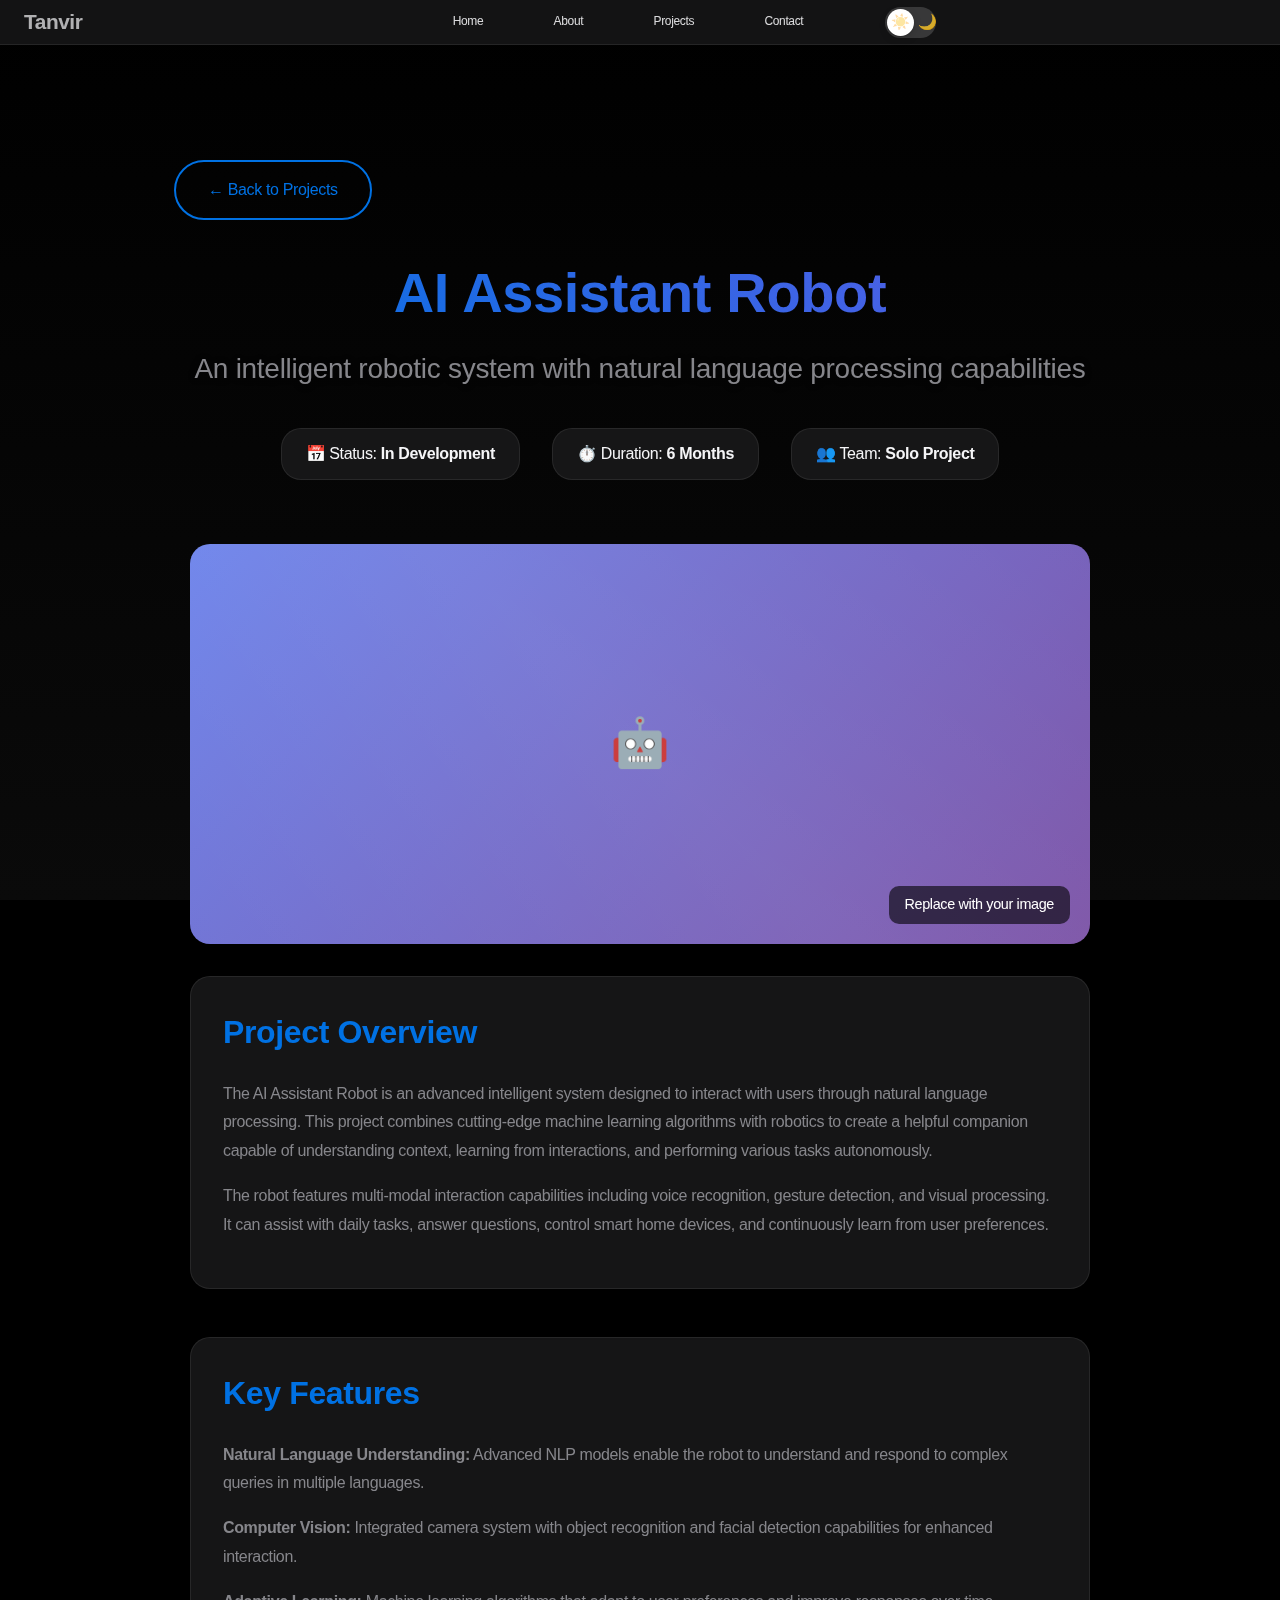
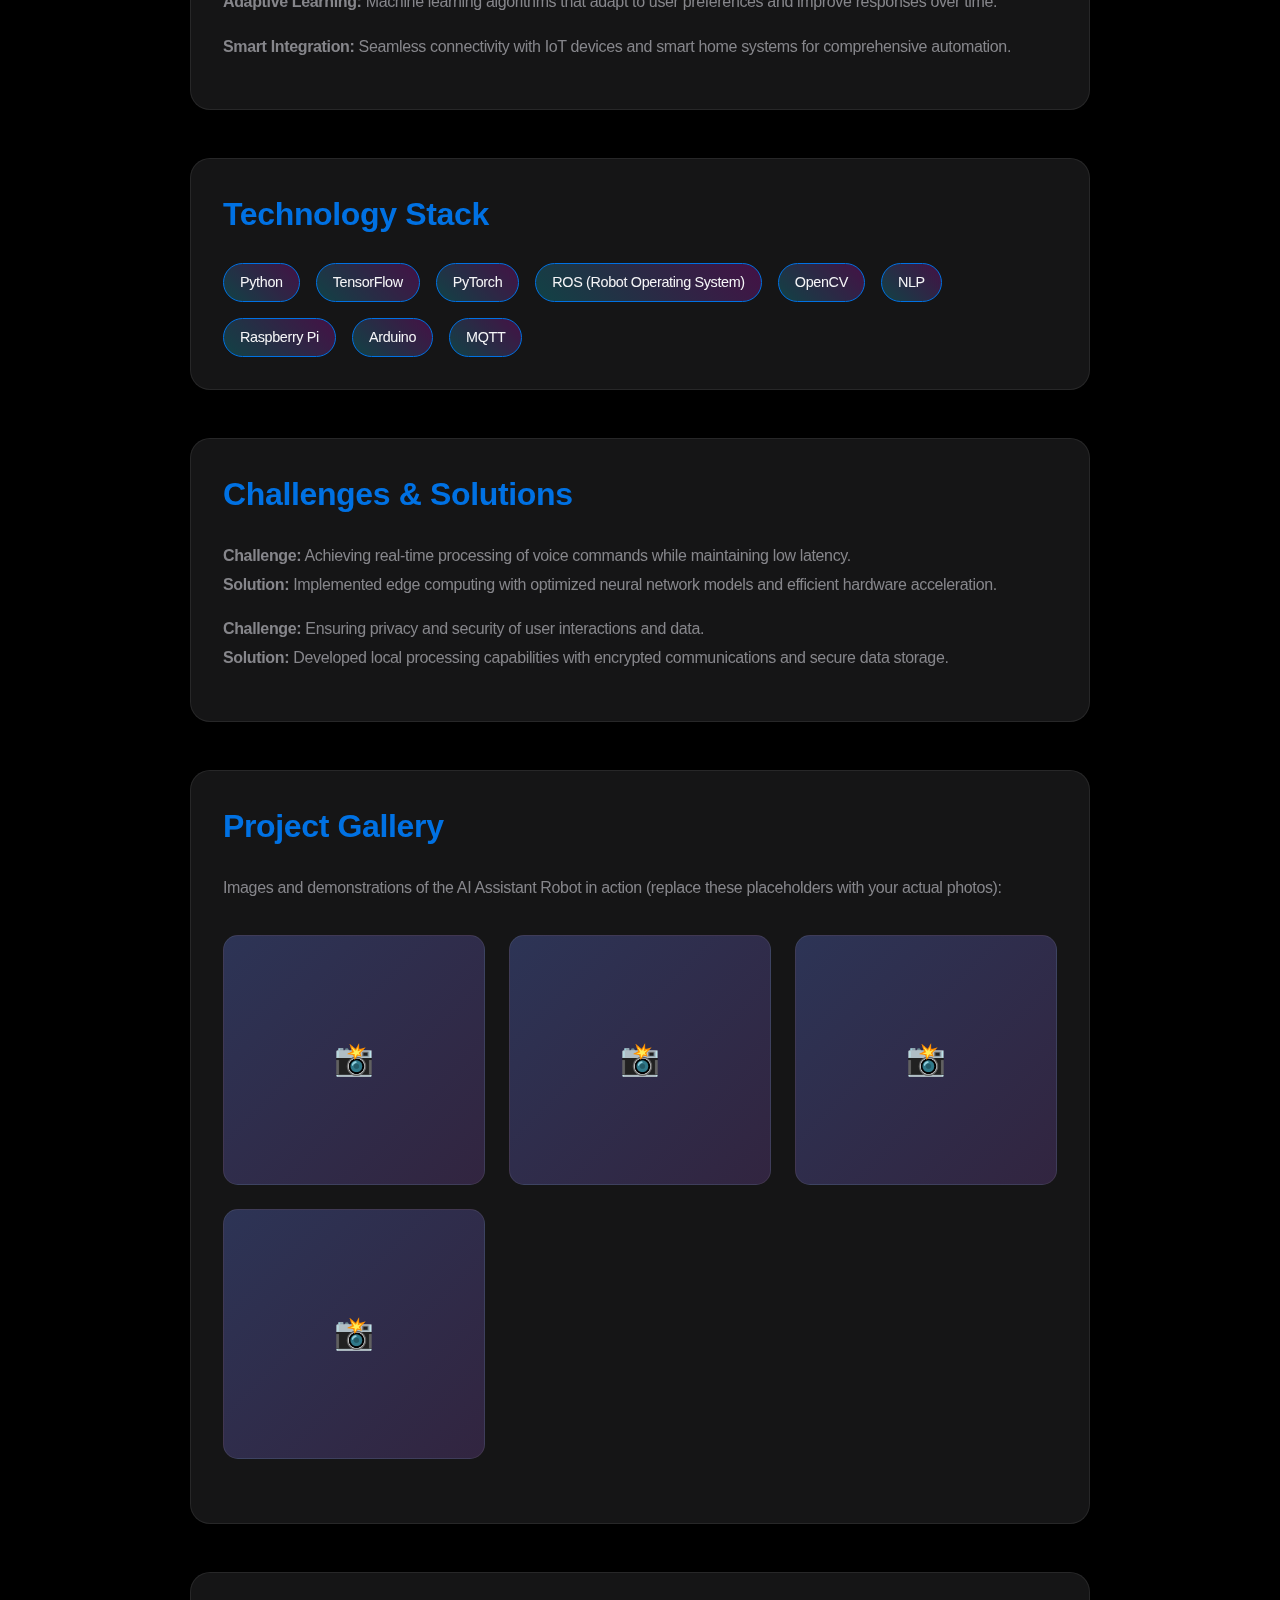
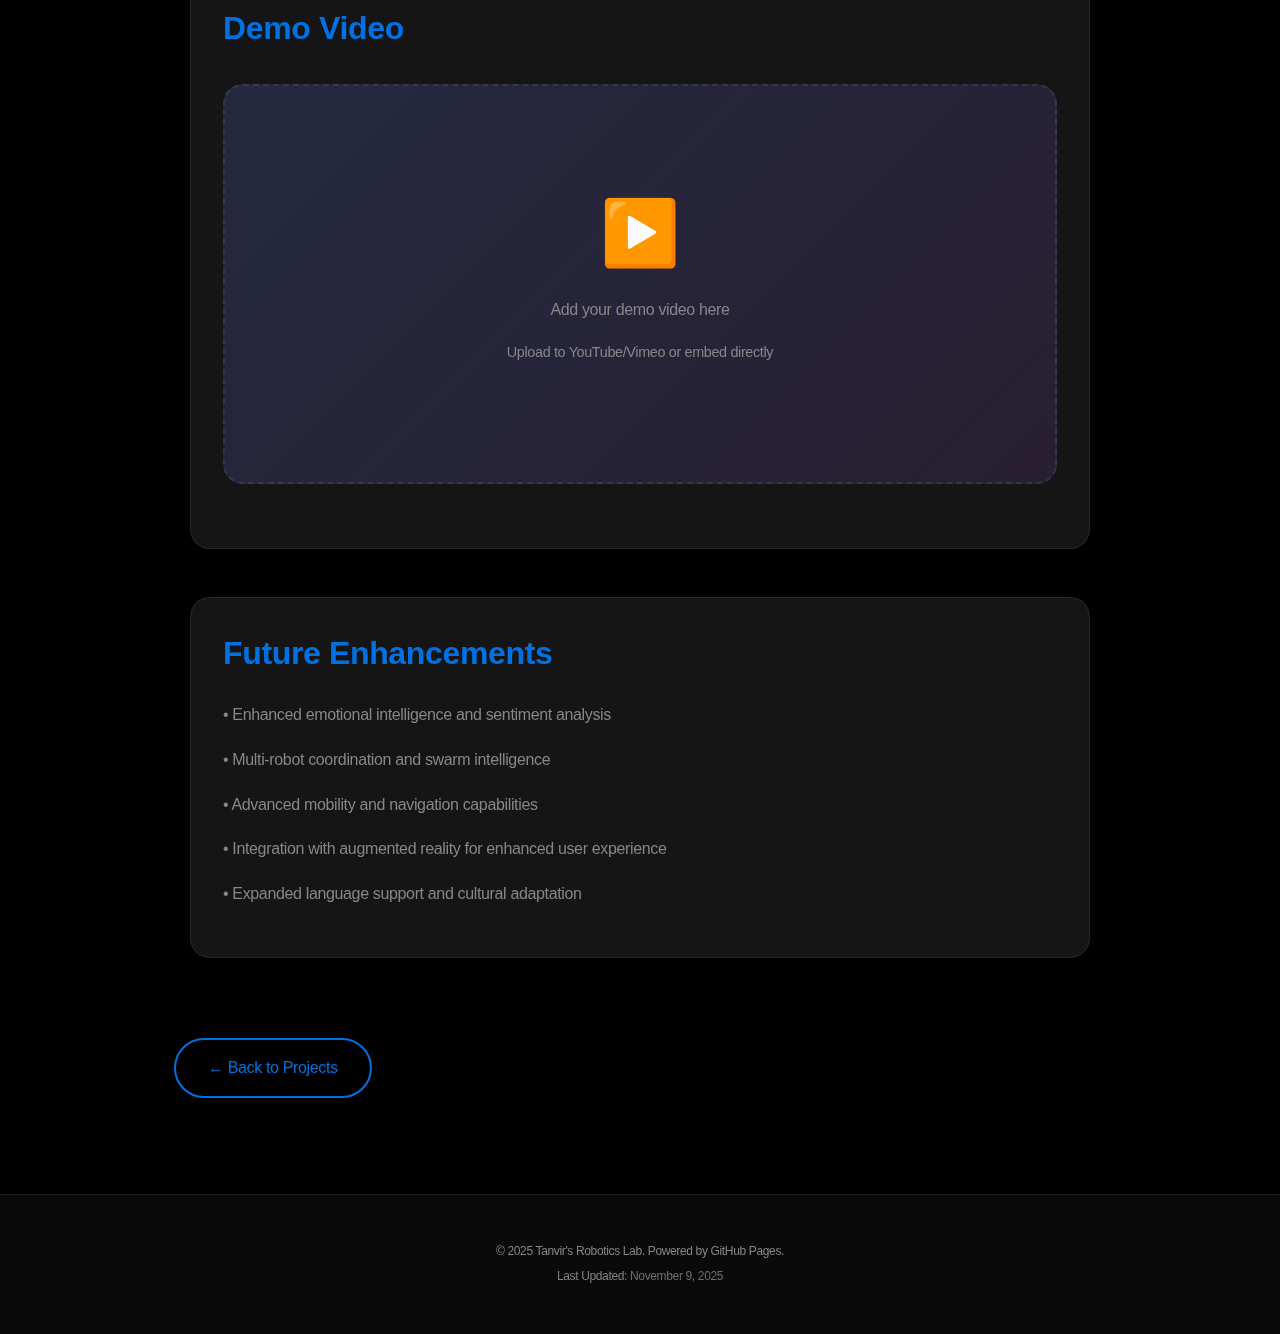
<file: project-ai-robot.html>
<!DOCTYPE html>
<html lang="en">
  <head>
    <meta charset="UTF-8">
    <meta name="viewport" content="width=device-width, initial-scale=1.0">
    <title>AI Assistant Robot - Tanvir's Robotics Lab</title>
    <link rel="stylesheet" href="style.css">
    <style>
      .project-detail {
        min-height: 100vh;
        padding: 8rem 0 4rem;
      }
      
      .project-header {
        text-align: center;
        margin-bottom: 4rem;
      }
      
      .project-header h1 {
        font-size: 3.5rem;
        background: linear-gradient(45deg, var(--primary-color), var(--secondary-color));
        -webkit-background-clip: text;
        -webkit-text-fill-color: transparent;
        background-clip: text;
        margin-bottom: 1rem;
      }
      
      .project-meta {
        display: flex;
        justify-content: center;
        gap: 2rem;
        margin: 2rem 0;
        flex-wrap: wrap;
      }
      
      .meta-item {
        padding: 0.8rem 1.5rem;
        background: var(--card-bg);
        border: 1px solid var(--border-color);
        border-radius: 20px;
      }
      
      .project-content {
        max-width: 900px;
        margin: 0 auto;
      }
      
      .content-section {
        margin-bottom: 3rem;
        padding: 2rem;
        background: var(--card-bg);
        border: 1px solid var(--border-color);
        border-radius: 20px;
        backdrop-filter: blur(10px);
      }
      
      .content-section h2 {
        color: var(--primary-color);
        margin-bottom: 1.5rem;
        font-size: 2rem;
      }
      
      .content-section p {
        line-height: 1.8;
        color: var(--text-gray);
        margin-bottom: 1rem;
      }
      
      .tech-stack {
        display: flex;
        flex-wrap: wrap;
        gap: 1rem;
        margin-top: 1rem;
      }
      
      .tech-tag {
        padding: 0.5rem 1rem;
        background: linear-gradient(45deg, rgba(0, 245, 255, 0.2), rgba(255, 0, 255, 0.2));
        border: 1px solid var(--primary-color);
        border-radius: 20px;
        color: var(--text-light);
        font-size: 0.9rem;
      }
      
      .back-button {
        display: inline-block;
        margin: 2rem 0;
        padding: 1rem 2rem;
        background: transparent;
        border: 2px solid var(--primary-color);
        color: var(--primary-color);
        text-decoration: none;
        border-radius: 30px;
        transition: all 0.3s ease;
      }
      
      .back-button:hover {
        background: var(--primary-color);
        color: var(--bg-dark);
        box-shadow: 0 5px 20px rgba(0, 245, 255, 0.4);
      }
      
      .image-placeholder {
        width: 100%;
        height: 400px;
        background: linear-gradient(135deg, #667eea 0%, #764ba2 100%);
        border-radius: 20px;
        margin: 2rem 0;
        display: flex;
        align-items: center;
        justify-content: center;
        font-size: 3rem;
        position: relative;
        overflow: hidden;
        animation: fadeInScale 0.8s ease-out;
      }

      .image-placeholder::before {
        content: '';
        position: absolute;
        top: -50%;
        left: -50%;
        width: 200%;
        height: 200%;
        background: linear-gradient(45deg, transparent, rgba(255, 255, 255, 0.1), transparent);
        animation: shimmer 3s infinite;
      }

      .image-placeholder::after {
        content: 'Replace with your image';
        position: absolute;
        bottom: 20px;
        right: 20px;
        padding: 0.5rem 1rem;
        background: rgba(0, 0, 0, 0.6);
        border-radius: 10px;
        font-size: 0.9rem;
        color: white;
      }

      @keyframes shimmer {
        0% { transform: translateX(-100%) translateY(-100%) rotate(45deg); }
        100% { transform: translateX(100%) translateY(100%) rotate(45deg); }
      }

      @keyframes fadeInScale {
        from {
          opacity: 0;
          transform: scale(0.9);
        }
        to {
          opacity: 1;
          transform: scale(1);
        }
      }

      .gallery-grid {
        display: grid;
        grid-template-columns: repeat(auto-fit, minmax(250px, 1fr));
        gap: 1.5rem;
        margin: 2rem 0;
      }

      .gallery-item {
        height: 250px;
        background: linear-gradient(135deg, rgba(102, 126, 234, 0.3), rgba(118, 75, 162, 0.3));
        border-radius: 15px;
        display: flex;
        align-items: center;
        justify-content: center;
        font-size: 2rem;
        position: relative;
        overflow: hidden;
        border: 1px solid var(--border-color);
        transition: all 0.3s ease;
        animation: fadeInUp 0.6s ease-out backwards;
      }

      .gallery-item:nth-child(1) { animation-delay: 0.1s; }
      .gallery-item:nth-child(2) { animation-delay: 0.2s; }
      .gallery-item:nth-child(3) { animation-delay: 0.3s; }
      .gallery-item:nth-child(4) { animation-delay: 0.4s; }

      .gallery-item:hover {
        transform: translateY(-10px) scale(1.05);
        box-shadow: 0 15px 40px rgba(102, 126, 234, 0.4);
      }

      .gallery-item::before {
        content: '';
        position: absolute;
        top: 0;
        left: -100%;
        width: 100%;
        height: 100%;
        background: linear-gradient(90deg, transparent, rgba(255, 255, 255, 0.2), transparent);
        transition: left 0.5s;
      }

      .gallery-item:hover::before {
        left: 100%;
      }

      @keyframes fadeInUp {
        from {
          opacity: 0;
          transform: translateY(30px);
        }
        to {
          opacity: 1;
          transform: translateY(0);
        }
      }

      .video-placeholder {
        width: 100%;
        height: 400px;
        background: linear-gradient(135deg, rgba(102, 126, 234, 0.2), rgba(118, 75, 162, 0.2));
        border-radius: 20px;
        display: flex;
        flex-direction: column;
        align-items: center;
        justify-content: center;
        margin: 2rem 0;
        border: 2px dashed var(--border-color);
        position: relative;
        animation: pulse 2s ease-in-out infinite;
      }

      @keyframes pulse {
        0%, 100% { opacity: 1; }
        50% { opacity: 0.7; }
      }

      .video-placeholder .play-icon {
        font-size: 4rem;
        margin-bottom: 1rem;
        animation: bounce 1s ease-in-out infinite;
      }
    </style>
  </head>
  <body>
    <div class="background">
      <div class="cube-container">
        <div class="cube">
          <div class="face front"></div>
          <div class="face back"></div>
          <div class="face right"></div>
          <div class="face left"></div>
          <div class="face top"></div>
          <div class="face bottom"></div>
        </div>
      </div>
    </div>

    <nav class="navbar">
      <div class="logo">Tanvir</div>
      <ul class="nav-links">
        <li><a href="index.html">Home</a></li>
        <li><a href="index.html#about">About</a></li>
        <li><a href="index.html#projects">Projects</a></li>
        <li><a href="index.html#contact">Contact</a></li>
      </ul>
      <div class="theme-toggle">
        <input type="checkbox" id="theme-switch" class="theme-checkbox">
        <label for="theme-switch" class="theme-label">
          <span class="theme-icon sun">☀️</span>
          <span class="theme-icon moon">🌙</span>
          <div class="theme-ball"></div>
        </label>
      </div>
    </nav>

    <section class="project-detail">
      <div class="container">
        <a href="index.html#projects" class="back-button">← Back to Projects</a>
        
        <div class="project-header">
          <h1>AI Assistant Robot</h1>
          <p class="subtitle">An intelligent robotic system with natural language processing capabilities</p>
          
          <div class="project-meta">
            <div class="meta-item">📅 Status: <strong>In Development</strong></div>
            <div class="meta-item">⏱️ Duration: <strong>6 Months</strong></div>
            <div class="meta-item">👥 Team: <strong>Solo Project</strong></div>
          </div>
        </div>

        <div class="project-content">
          <div class="image-placeholder">
            🤖
          </div>

          <div class="content-section">
            <h2>Project Overview</h2>
            <p>
              The AI Assistant Robot is an advanced intelligent system designed to interact with users through natural language processing. 
              This project combines cutting-edge machine learning algorithms with robotics to create a helpful companion capable of 
              understanding context, learning from interactions, and performing various tasks autonomously.
            </p>
            <p>
              The robot features multi-modal interaction capabilities including voice recognition, gesture detection, and visual processing. 
              It can assist with daily tasks, answer questions, control smart home devices, and continuously learn from user preferences.
            </p>
          </div>

          <div class="content-section">
            <h2>Key Features</h2>
            <p>
              <strong>Natural Language Understanding:</strong> Advanced NLP models enable the robot to understand and respond to complex queries in multiple languages.
            </p>
            <p>
              <strong>Computer Vision:</strong> Integrated camera system with object recognition and facial detection capabilities for enhanced interaction.
            </p>
            <p>
              <strong>Adaptive Learning:</strong> Machine learning algorithms that adapt to user preferences and improve responses over time.
            </p>
            <p>
              <strong>Smart Integration:</strong> Seamless connectivity with IoT devices and smart home systems for comprehensive automation.
            </p>
          </div>

          <div class="content-section">
            <h2>Technology Stack</h2>
            <div class="tech-stack">
              <span class="tech-tag">Python</span>
              <span class="tech-tag">TensorFlow</span>
              <span class="tech-tag">PyTorch</span>
              <span class="tech-tag">ROS (Robot Operating System)</span>
              <span class="tech-tag">OpenCV</span>
              <span class="tech-tag">NLP</span>
              <span class="tech-tag">Raspberry Pi</span>
              <span class="tech-tag">Arduino</span>
              <span class="tech-tag">MQTT</span>
            </div>
          </div>

          <div class="content-section">
            <h2>Challenges & Solutions</h2>
            <p>
              <strong>Challenge:</strong> Achieving real-time processing of voice commands while maintaining low latency.<br>
              <strong>Solution:</strong> Implemented edge computing with optimized neural network models and efficient hardware acceleration.
            </p>
            <p>
              <strong>Challenge:</strong> Ensuring privacy and security of user interactions and data.<br>
              <strong>Solution:</strong> Developed local processing capabilities with encrypted communications and secure data storage.
            </p>
          </div>

          <div class="content-section">
            <h2>Project Gallery</h2>
            <p>Images and demonstrations of the AI Assistant Robot in action (replace these placeholders with your actual photos):</p>
            <div class="gallery-grid">
              <div class="gallery-item">📸</div>
              <div class="gallery-item">📸</div>
              <div class="gallery-item">📸</div>
              <div class="gallery-item">📸</div>
            </div>
          </div>

          <div class="content-section">
            <h2>Demo Video</h2>
            <div class="video-placeholder">
              <div class="play-icon">▶️</div>
              <p>Add your demo video here</p>
              <p style="font-size: 0.9rem; color: var(--text-gray);">Upload to YouTube/Vimeo or embed directly</p>
            </div>
          </div>

          <div class="content-section">
            <h2>Future Enhancements</h2>
            <p>• Enhanced emotional intelligence and sentiment analysis</p>
            <p>• Multi-robot coordination and swarm intelligence</p>
            <p>• Advanced mobility and navigation capabilities</p>
            <p>• Integration with augmented reality for enhanced user experience</p>
            <p>• Expanded language support and cultural adaptation</p>
          </div>
        </div>

        <a href="index.html#projects" class="back-button">← Back to Projects</a>
      </div>
    </section>

    <footer class="footer">
      <p>&copy; 2025 Tanvir's Robotics Lab. Powered by GitHub Pages.</p>
      <p class="last-updated">Last Updated: <span id="last-updated-date">November 9, 2025</span></p>
    </footer>

    <script src="script.js"></script>
  </body>
</html>
</file>
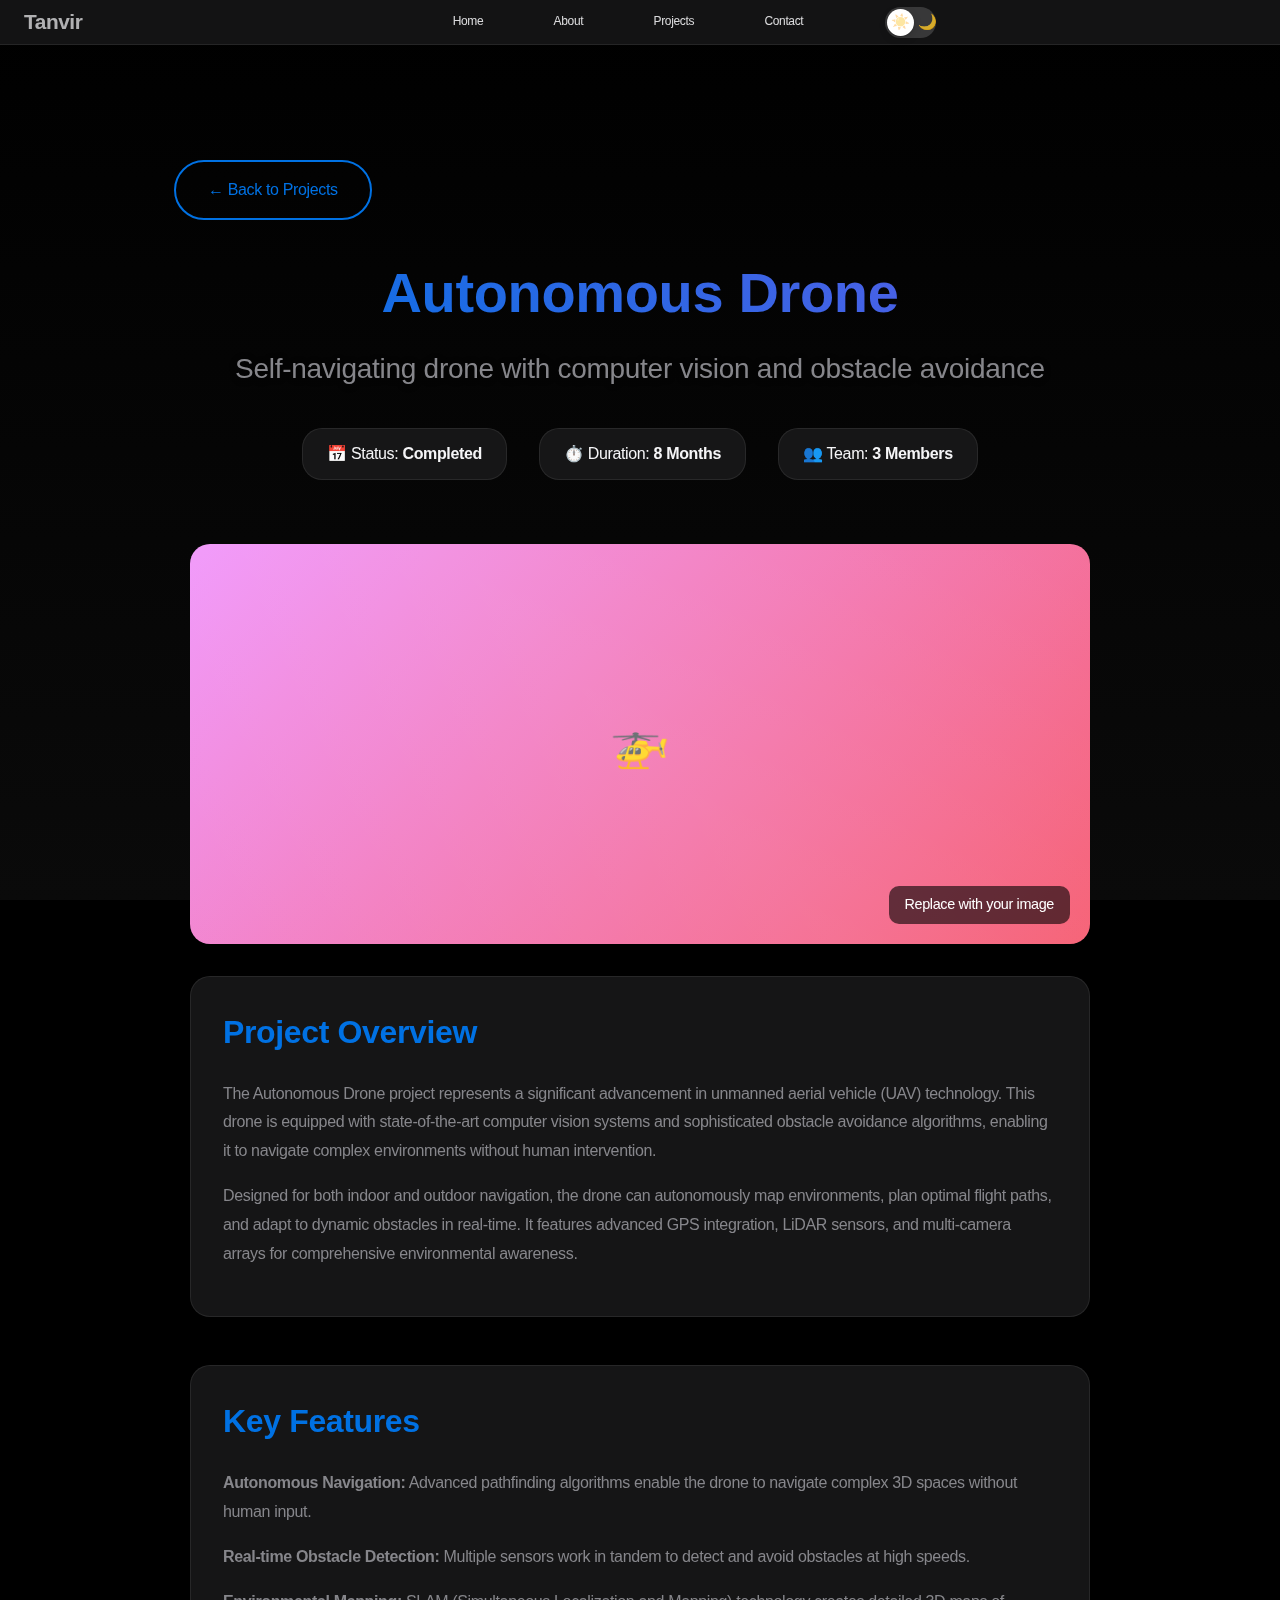
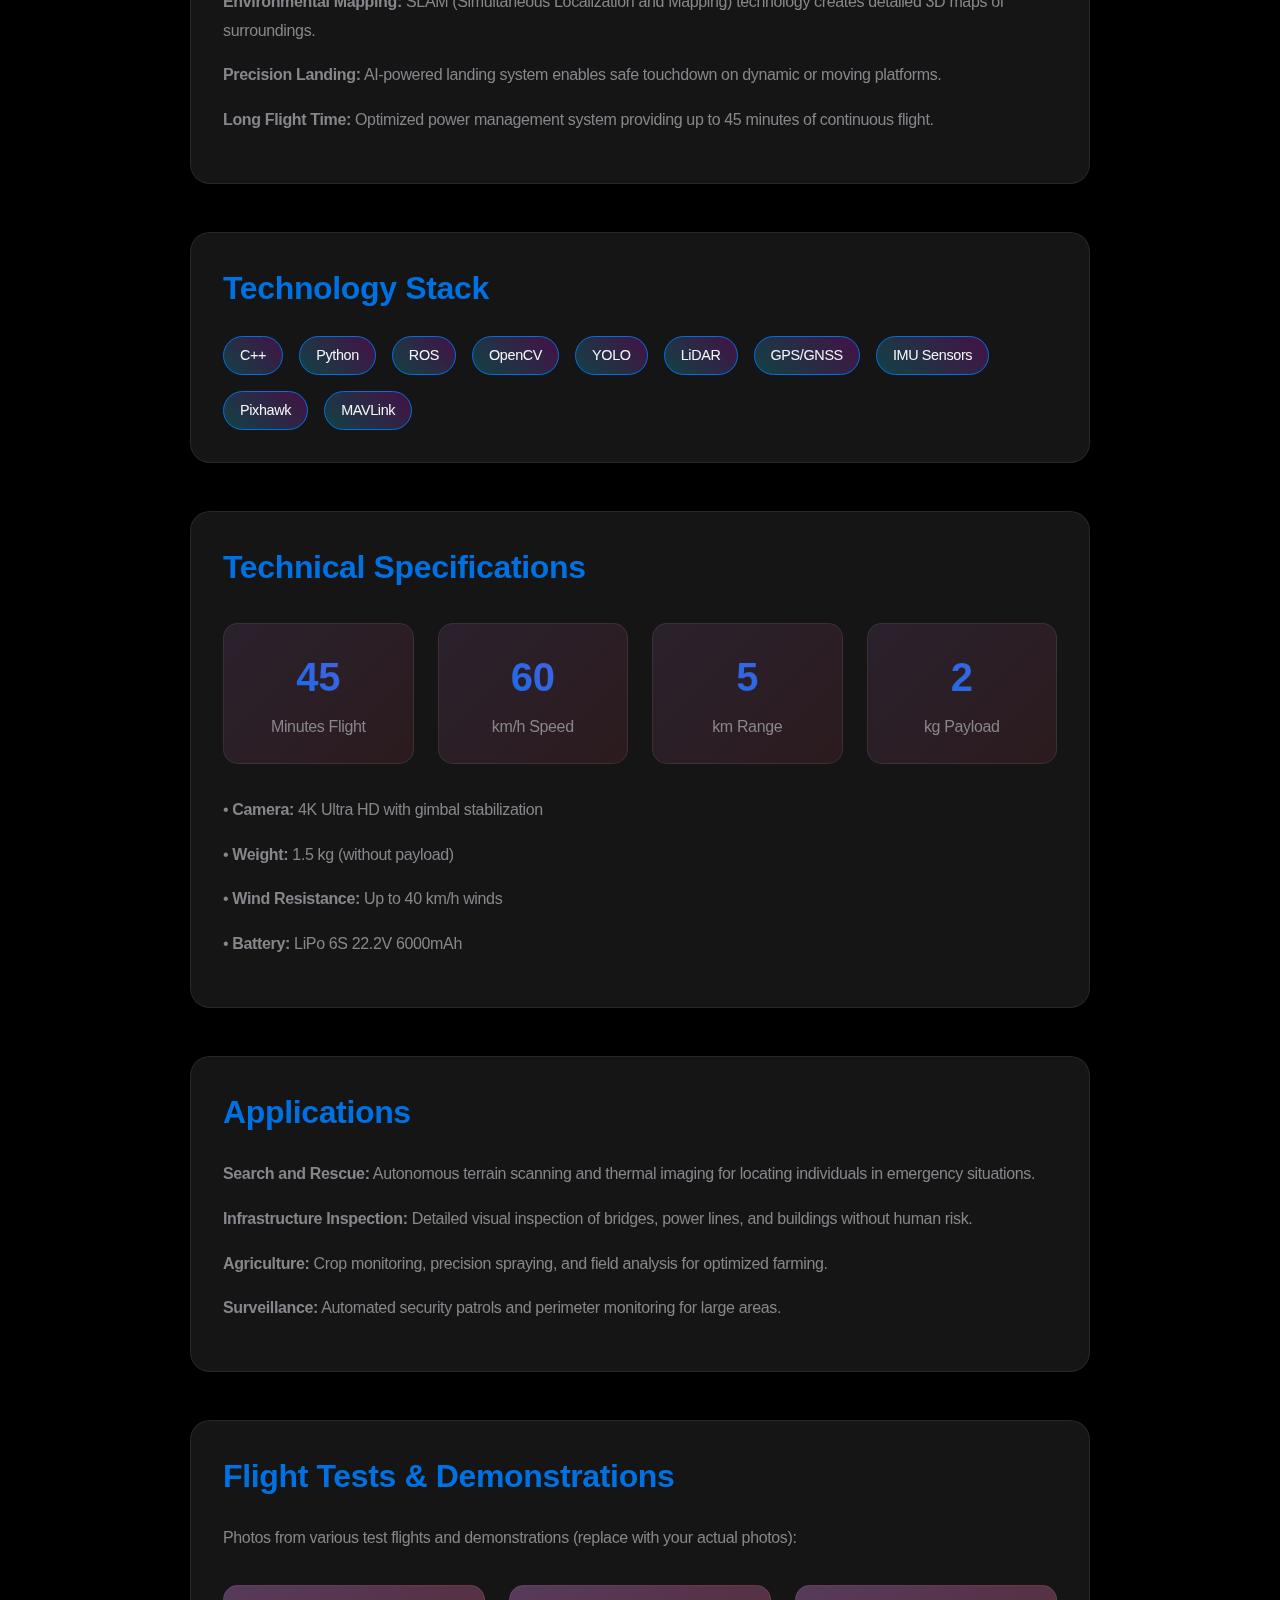
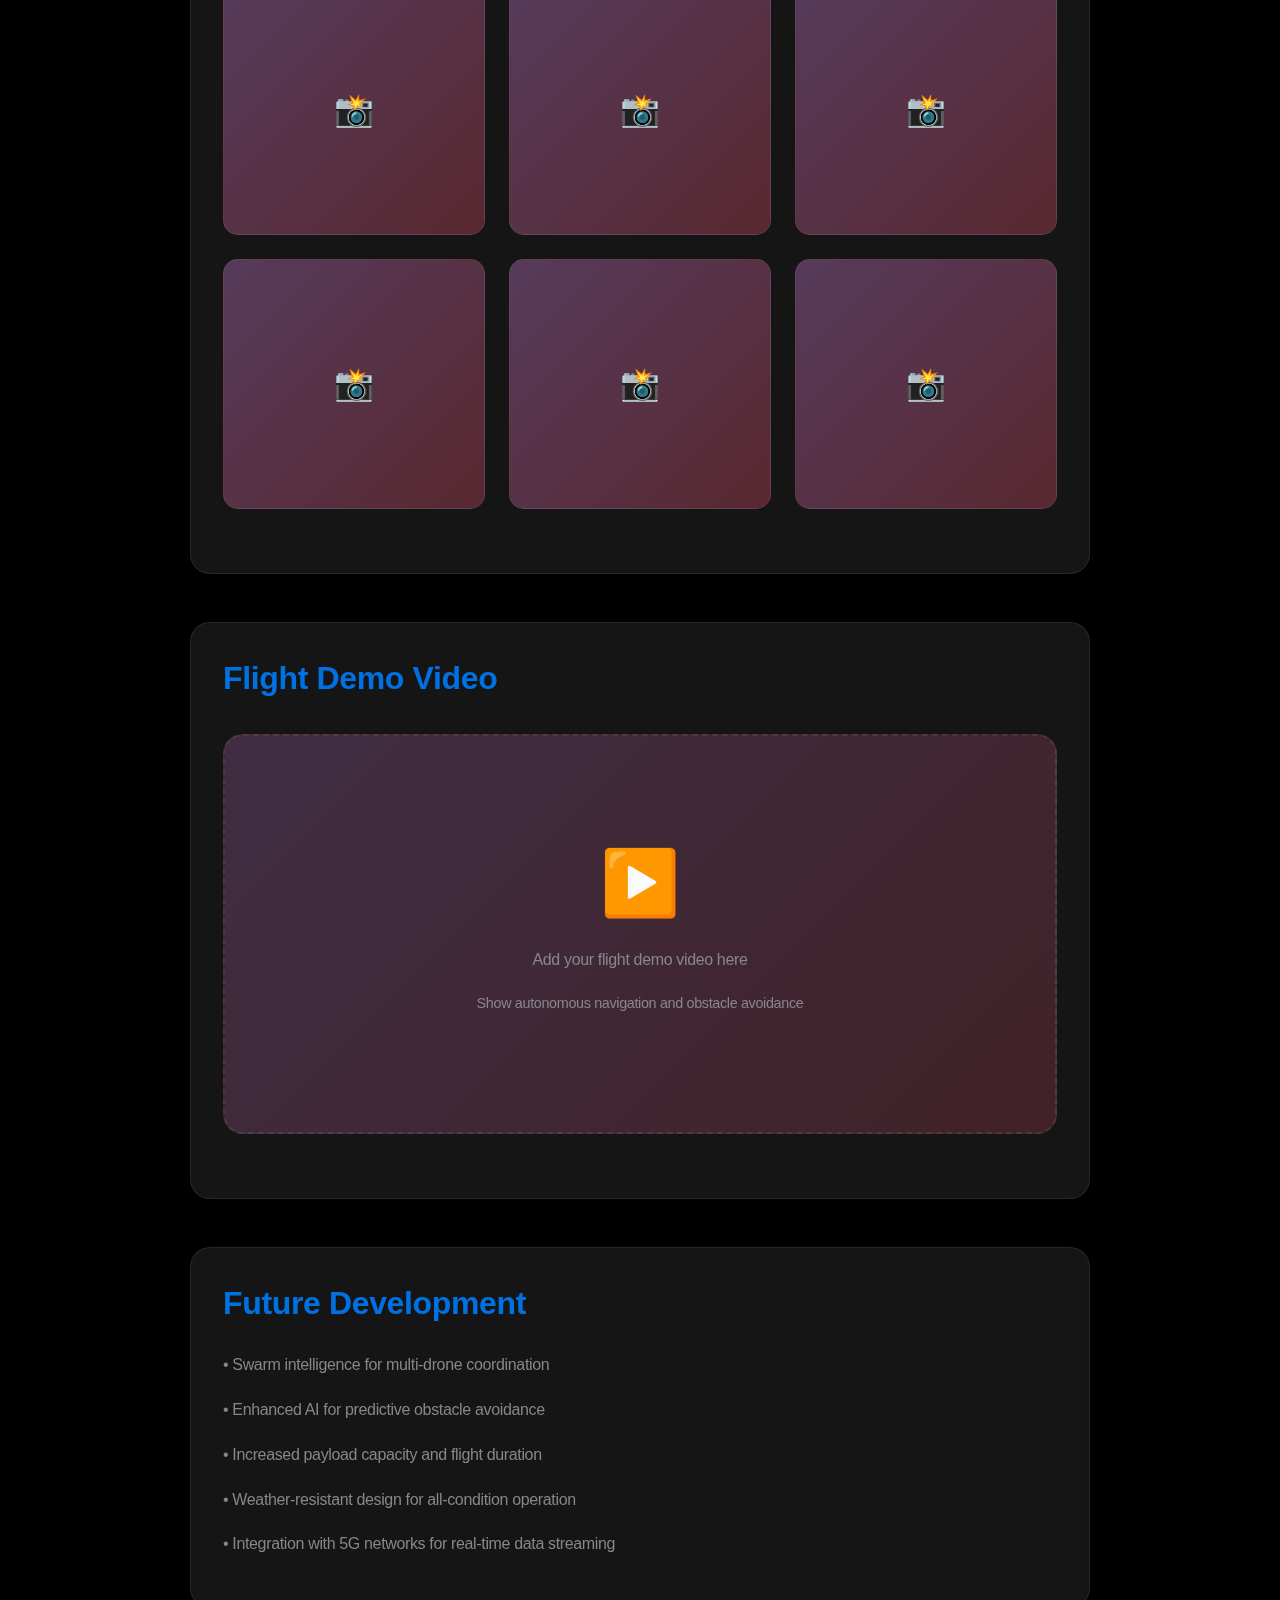
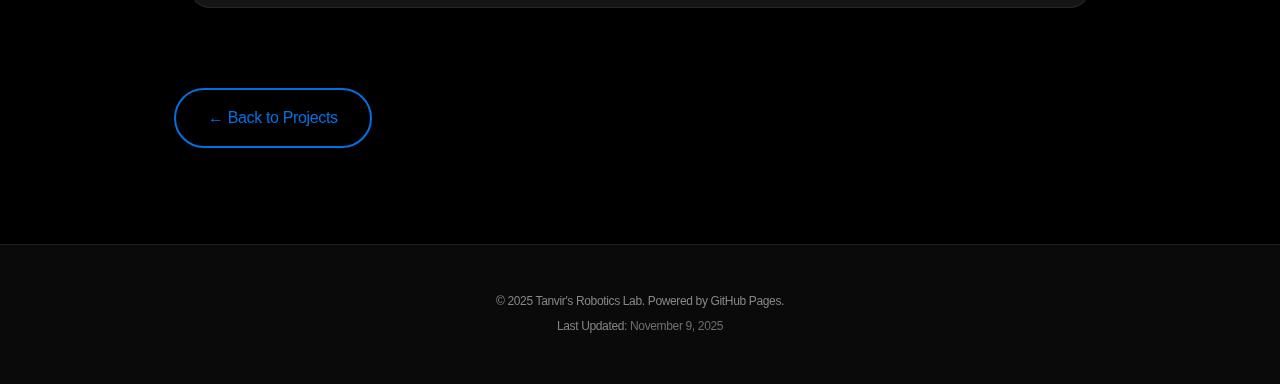
<file: project-drone.html>
<!DOCTYPE html>
<html lang="en">
  <head>
    <meta charset="UTF-8">
    <meta name="viewport" content="width=device-width, initial-scale=1.0">
    <title>Autonomous Drone - Tanvir's Robotics Lab</title>
    <link rel="stylesheet" href="style.css">
    <style>
      .project-detail {
        min-height: 100vh;
        padding: 8rem 0 4rem;
      }
      
      .project-header {
        text-align: center;
        margin-bottom: 4rem;
      }
      
      .project-header h1 {
        font-size: 3.5rem;
        background: linear-gradient(45deg, var(--primary-color), var(--secondary-color));
        -webkit-background-clip: text;
        -webkit-text-fill-color: transparent;
        background-clip: text;
        margin-bottom: 1rem;
      }
      
      .project-meta {
        display: flex;
        justify-content: center;
        gap: 2rem;
        margin: 2rem 0;
        flex-wrap: wrap;
      }
      
      .meta-item {
        padding: 0.8rem 1.5rem;
        background: var(--card-bg);
        border: 1px solid var(--border-color);
        border-radius: 20px;
      }
      
      .project-content {
        max-width: 900px;
        margin: 0 auto;
      }
      
      .content-section {
        margin-bottom: 3rem;
        padding: 2rem;
        background: var(--card-bg);
        border: 1px solid var(--border-color);
        border-radius: 20px;
        backdrop-filter: blur(10px);
      }
      
      .content-section h2 {
        color: var(--primary-color);
        margin-bottom: 1.5rem;
        font-size: 2rem;
      }
      
      .content-section p {
        line-height: 1.8;
        color: var(--text-gray);
        margin-bottom: 1rem;
      }
      
      .tech-stack {
        display: flex;
        flex-wrap: wrap;
        gap: 1rem;
        margin-top: 1rem;
      }
      
      .tech-tag {
        padding: 0.5rem 1rem;
        background: linear-gradient(45deg, rgba(0, 245, 255, 0.2), rgba(255, 0, 255, 0.2));
        border: 1px solid var(--primary-color);
        border-radius: 20px;
        color: var(--text-light);
        font-size: 0.9rem;
      }
      
      .back-button {
        display: inline-block;
        margin: 2rem 0;
        padding: 1rem 2rem;
        background: transparent;
        border: 2px solid var(--primary-color);
        color: var(--primary-color);
        text-decoration: none;
        border-radius: 30px;
        transition: all 0.3s ease;
      }
      
      .back-button:hover {
        background: var(--primary-color);
        color: var(--bg-dark);
        box-shadow: 0 5px 20px rgba(0, 245, 255, 0.4);
      }
      
      .image-placeholder {
        width: 100%;
        height: 400px;
        background: linear-gradient(135deg, #f093fb 0%, #f5576c 100%);
        border-radius: 20px;
        margin: 2rem 0;
        display: flex;
        align-items: center;
        justify-content: center;
        font-size: 3rem;
        position: relative;
        overflow: hidden;
        animation: fadeInScale 0.8s ease-out;
      }

      .image-placeholder::before {
        content: '';
        position: absolute;
        top: -50%;
        left: -50%;
        width: 200%;
        height: 200%;
        background: linear-gradient(45deg, transparent, rgba(255, 255, 255, 0.1), transparent);
        animation: shimmer 3s infinite;
      }

      .image-placeholder::after {
        content: 'Replace with your image';
        position: absolute;
        bottom: 20px;
        right: 20px;
        padding: 0.5rem 1rem;
        background: rgba(0, 0, 0, 0.6);
        border-radius: 10px;
        font-size: 0.9rem;
        color: white;
      }

      @keyframes shimmer {
        0% { transform: translateX(-100%) translateY(-100%) rotate(45deg); }
        100% { transform: translateX(100%) translateY(100%) rotate(45deg); }
      }

      @keyframes fadeInScale {
        from {
          opacity: 0;
          transform: scale(0.9);
        }
        to {
          opacity: 1;
          transform: scale(1);
        }
      }

      .gallery-grid {
        display: grid;
        grid-template-columns: repeat(auto-fit, minmax(250px, 1fr));
        gap: 1.5rem;
        margin: 2rem 0;
      }

      .gallery-item {
        height: 250px;
        background: linear-gradient(135deg, rgba(240, 147, 251, 0.3), rgba(245, 87, 108, 0.3));
        border-radius: 15px;
        display: flex;
        align-items: center;
        justify-content: center;
        font-size: 2rem;
        position: relative;
        overflow: hidden;
        border: 1px solid var(--border-color);
        transition: all 0.3s ease;
        animation: fadeInUp 0.6s ease-out backwards;
      }

      .gallery-item:nth-child(1) { animation-delay: 0.1s; }
      .gallery-item:nth-child(2) { animation-delay: 0.2s; }
      .gallery-item:nth-child(3) { animation-delay: 0.3s; }
      .gallery-item:nth-child(4) { animation-delay: 0.4s; }
      .gallery-item:nth-child(5) { animation-delay: 0.5s; }
      .gallery-item:nth-child(6) { animation-delay: 0.6s; }

      .gallery-item:hover {
        transform: translateY(-10px) scale(1.05);
        box-shadow: 0 15px 40px rgba(240, 147, 251, 0.4);
      }

      .gallery-item::before {
        content: '';
        position: absolute;
        top: 0;
        left: -100%;
        width: 100%;
        height: 100%;
        background: linear-gradient(90deg, transparent, rgba(255, 255, 255, 0.2), transparent);
        transition: left 0.5s;
      }

      .gallery-item:hover::before {
        left: 100%;
      }

      @keyframes fadeInUp {
        from {
          opacity: 0;
          transform: translateY(30px);
        }
        to {
          opacity: 1;
          transform: translateY(0);
        }
      }

      .video-placeholder {
        width: 100%;
        height: 400px;
        background: linear-gradient(135deg, rgba(240, 147, 251, 0.2), rgba(245, 87, 108, 0.2));
        border-radius: 20px;
        display: flex;
        flex-direction: column;
        align-items: center;
        justify-content: center;
        margin: 2rem 0;
        border: 2px dashed var(--border-color);
        position: relative;
        animation: pulse 2s ease-in-out infinite;
      }

      @keyframes pulse {
        0%, 100% { opacity: 1; }
        50% { opacity: 0.7; }
      }

      .video-placeholder .play-icon {
        font-size: 4rem;
        margin-bottom: 1rem;
        animation: bounce 1s ease-in-out infinite;
      }

      .stats-grid {
        display: grid;
        grid-template-columns: repeat(auto-fit, minmax(150px, 1fr));
        gap: 1.5rem;
        margin: 2rem 0;
      }

      .stat-card {
        padding: 1.5rem;
        background: linear-gradient(135deg, rgba(240, 147, 251, 0.1), rgba(245, 87, 108, 0.1));
        border: 1px solid var(--border-color);
        border-radius: 15px;
        text-align: center;
        transition: all 0.3s ease;
        animation: fadeInUp 0.6s ease-out backwards;
      }

      .stat-card:nth-child(1) { animation-delay: 0.1s; }
      .stat-card:nth-child(2) { animation-delay: 0.2s; }
      .stat-card:nth-child(3) { animation-delay: 0.3s; }
      .stat-card:nth-child(4) { animation-delay: 0.4s; }

      .stat-card:hover {
        transform: translateY(-5px);
        border-color: var(--primary-color);
        box-shadow: 0 10px 30px rgba(240, 147, 251, 0.3);
      }

      .stat-value {
        font-size: 2.5rem;
        font-weight: bold;
        background: linear-gradient(45deg, var(--primary-color), var(--secondary-color));
        -webkit-background-clip: text;
        -webkit-text-fill-color: transparent;
        background-clip: text;
      }

      .stat-label {
        color: var(--text-gray);
        margin-top: 0.5rem;
      }
    </style>
  </head>
  <body>
    <div class="background">
      <div class="cube-container">
        <div class="cube">
          <div class="face front"></div>
          <div class="face back"></div>
          <div class="face right"></div>
          <div class="face left"></div>
          <div class="face top"></div>
          <div class="face bottom"></div>
        </div>
      </div>
    </div>

    <nav class="navbar">
      <div class="logo">Tanvir</div>
      <ul class="nav-links">
        <li><a href="index.html">Home</a></li>
        <li><a href="index.html#about">About</a></li>
        <li><a href="index.html#projects">Projects</a></li>
        <li><a href="index.html#contact">Contact</a></li>
      </ul>
      <div class="theme-toggle">
        <input type="checkbox" id="theme-switch" class="theme-checkbox">
        <label for="theme-switch" class="theme-label">
          <span class="theme-icon sun">☀️</span>
          <span class="theme-icon moon">🌙</span>
          <div class="theme-ball"></div>
        </label>
      </div>
    </nav>

    <section class="project-detail">
      <div class="container">
        <a href="index.html#projects" class="back-button">← Back to Projects</a>
        
        <div class="project-header">
          <h1>Autonomous Drone</h1>
          <p class="subtitle">Self-navigating drone with computer vision and obstacle avoidance</p>
          
          <div class="project-meta">
            <div class="meta-item">📅 Status: <strong>Completed</strong></div>
            <div class="meta-item">⏱️ Duration: <strong>8 Months</strong></div>
            <div class="meta-item">👥 Team: <strong>3 Members</strong></div>
          </div>
        </div>

        <div class="project-content">
          <div class="image-placeholder">
            🚁
          </div>

          <div class="content-section">
            <h2>Project Overview</h2>
            <p>
              The Autonomous Drone project represents a significant advancement in unmanned aerial vehicle (UAV) technology. 
              This drone is equipped with state-of-the-art computer vision systems and sophisticated obstacle avoidance algorithms, 
              enabling it to navigate complex environments without human intervention.
            </p>
            <p>
              Designed for both indoor and outdoor navigation, the drone can autonomously map environments, plan optimal flight paths, 
              and adapt to dynamic obstacles in real-time. It features advanced GPS integration, LiDAR sensors, and multi-camera arrays 
              for comprehensive environmental awareness.
            </p>
          </div>

          <div class="content-section">
            <h2>Key Features</h2>
            <p>
              <strong>Autonomous Navigation:</strong> Advanced pathfinding algorithms enable the drone to navigate complex 3D spaces without human input.
            </p>
            <p>
              <strong>Real-time Obstacle Detection:</strong> Multiple sensors work in tandem to detect and avoid obstacles at high speeds.
            </p>
            <p>
              <strong>Environmental Mapping:</strong> SLAM (Simultaneous Localization and Mapping) technology creates detailed 3D maps of surroundings.
            </p>
            <p>
              <strong>Precision Landing:</strong> AI-powered landing system enables safe touchdown on dynamic or moving platforms.
            </p>
            <p>
              <strong>Long Flight Time:</strong> Optimized power management system providing up to 45 minutes of continuous flight.
            </p>
          </div>

          <div class="content-section">
            <h2>Technology Stack</h2>
            <div class="tech-stack">
              <span class="tech-tag">C++</span>
              <span class="tech-tag">Python</span>
              <span class="tech-tag">ROS</span>
              <span class="tech-tag">OpenCV</span>
              <span class="tech-tag">YOLO</span>
              <span class="tech-tag">LiDAR</span>
              <span class="tech-tag">GPS/GNSS</span>
              <span class="tech-tag">IMU Sensors</span>
              <span class="tech-tag">Pixhawk</span>
              <span class="tech-tag">MAVLink</span>
            </div>
          </div>

          <div class="content-section">
            <h2>Technical Specifications</h2>
            <div class="stats-grid">
              <div class="stat-card">
                <div class="stat-value">45</div>
                <div class="stat-label">Minutes Flight</div>
              </div>
              <div class="stat-card">
                <div class="stat-value">60</div>
                <div class="stat-label">km/h Speed</div>
              </div>
              <div class="stat-card">
                <div class="stat-value">5</div>
                <div class="stat-label">km Range</div>
              </div>
              <div class="stat-card">
                <div class="stat-value">2</div>
                <div class="stat-label">kg Payload</div>
              </div>
            </div>
            <p style="margin-top: 2rem;">• <strong>Camera:</strong> 4K Ultra HD with gimbal stabilization</p>
            <p>• <strong>Weight:</strong> 1.5 kg (without payload)</p>
            <p>• <strong>Wind Resistance:</strong> Up to 40 km/h winds</p>
            <p>• <strong>Battery:</strong> LiPo 6S 22.2V 6000mAh</p>
          </div>

          <div class="content-section">
            <h2>Applications</h2>
            <p>
              <strong>Search and Rescue:</strong> Autonomous terrain scanning and thermal imaging for locating individuals in emergency situations.
            </p>
            <p>
              <strong>Infrastructure Inspection:</strong> Detailed visual inspection of bridges, power lines, and buildings without human risk.
            </p>
            <p>
              <strong>Agriculture:</strong> Crop monitoring, precision spraying, and field analysis for optimized farming.
            </p>
            <p>
              <strong>Surveillance:</strong> Automated security patrols and perimeter monitoring for large areas.
            </p>
          </div>

          <div class="content-section">
            <h2>Flight Tests & Demonstrations</h2>
            <p>Photos from various test flights and demonstrations (replace with your actual photos):</p>
            <div class="gallery-grid">
              <div class="gallery-item">📸</div>
              <div class="gallery-item">📸</div>
              <div class="gallery-item">📸</div>
              <div class="gallery-item">📸</div>
              <div class="gallery-item">📸</div>
              <div class="gallery-item">📸</div>
            </div>
          </div>

          <div class="content-section">
            <h2>Flight Demo Video</h2>
            <div class="video-placeholder">
              <div class="play-icon">▶️</div>
              <p>Add your flight demo video here</p>
              <p style="font-size: 0.9rem; color: var(--text-gray);">Show autonomous navigation and obstacle avoidance</p>
            </div>
          </div>

          <div class="content-section">
            <h2>Future Development</h2>
            <p>• Swarm intelligence for multi-drone coordination</p>
            <p>• Enhanced AI for predictive obstacle avoidance</p>
            <p>• Increased payload capacity and flight duration</p>
            <p>• Weather-resistant design for all-condition operation</p>
            <p>• Integration with 5G networks for real-time data streaming</p>
          </div>
        </div>

        <a href="index.html#projects" class="back-button">← Back to Projects</a>
      </div>
    </section>

    <footer class="footer">
      <p>&copy; 2025 Tanvir's Robotics Lab. Powered by GitHub Pages.</p>
      <p class="last-updated">Last Updated: <span id="last-updated-date">November 9, 2025</span></p>
    </footer>

    <script src="script.js"></script>
  </body>
</html>
</file>
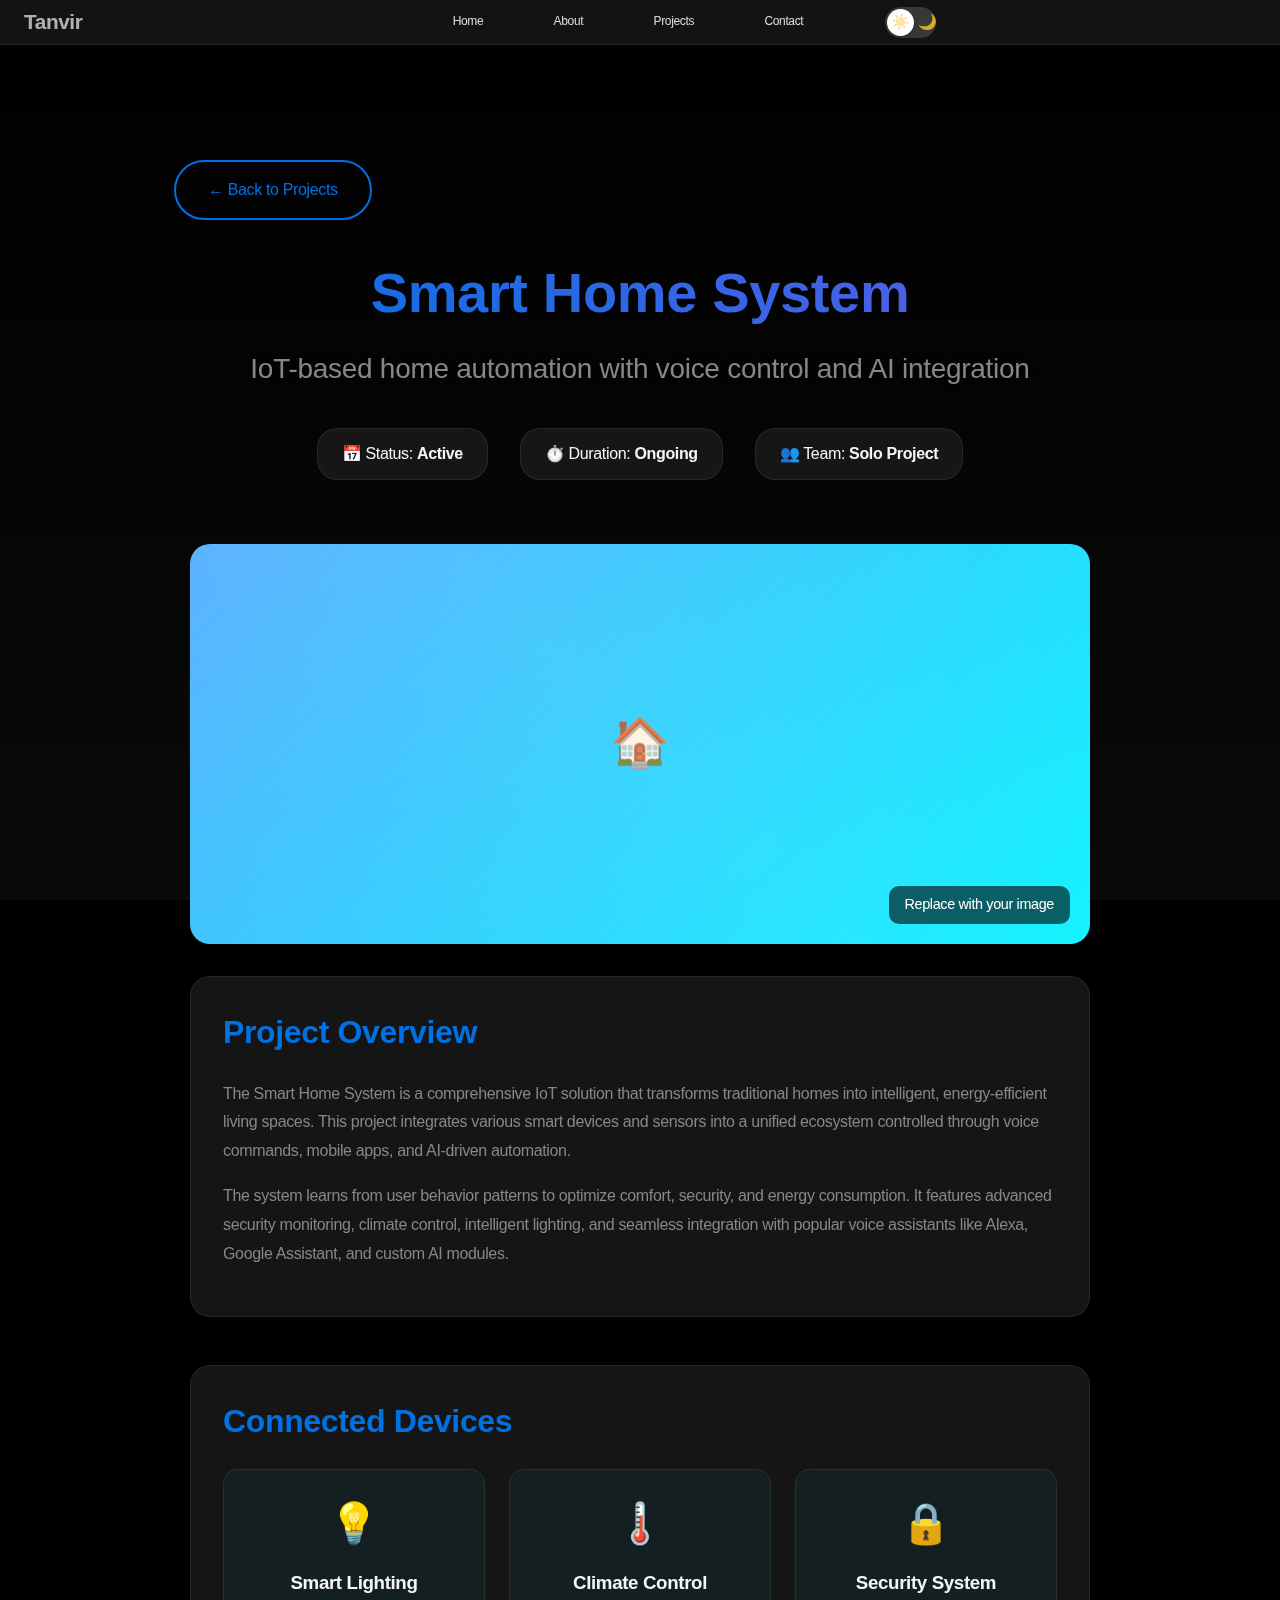
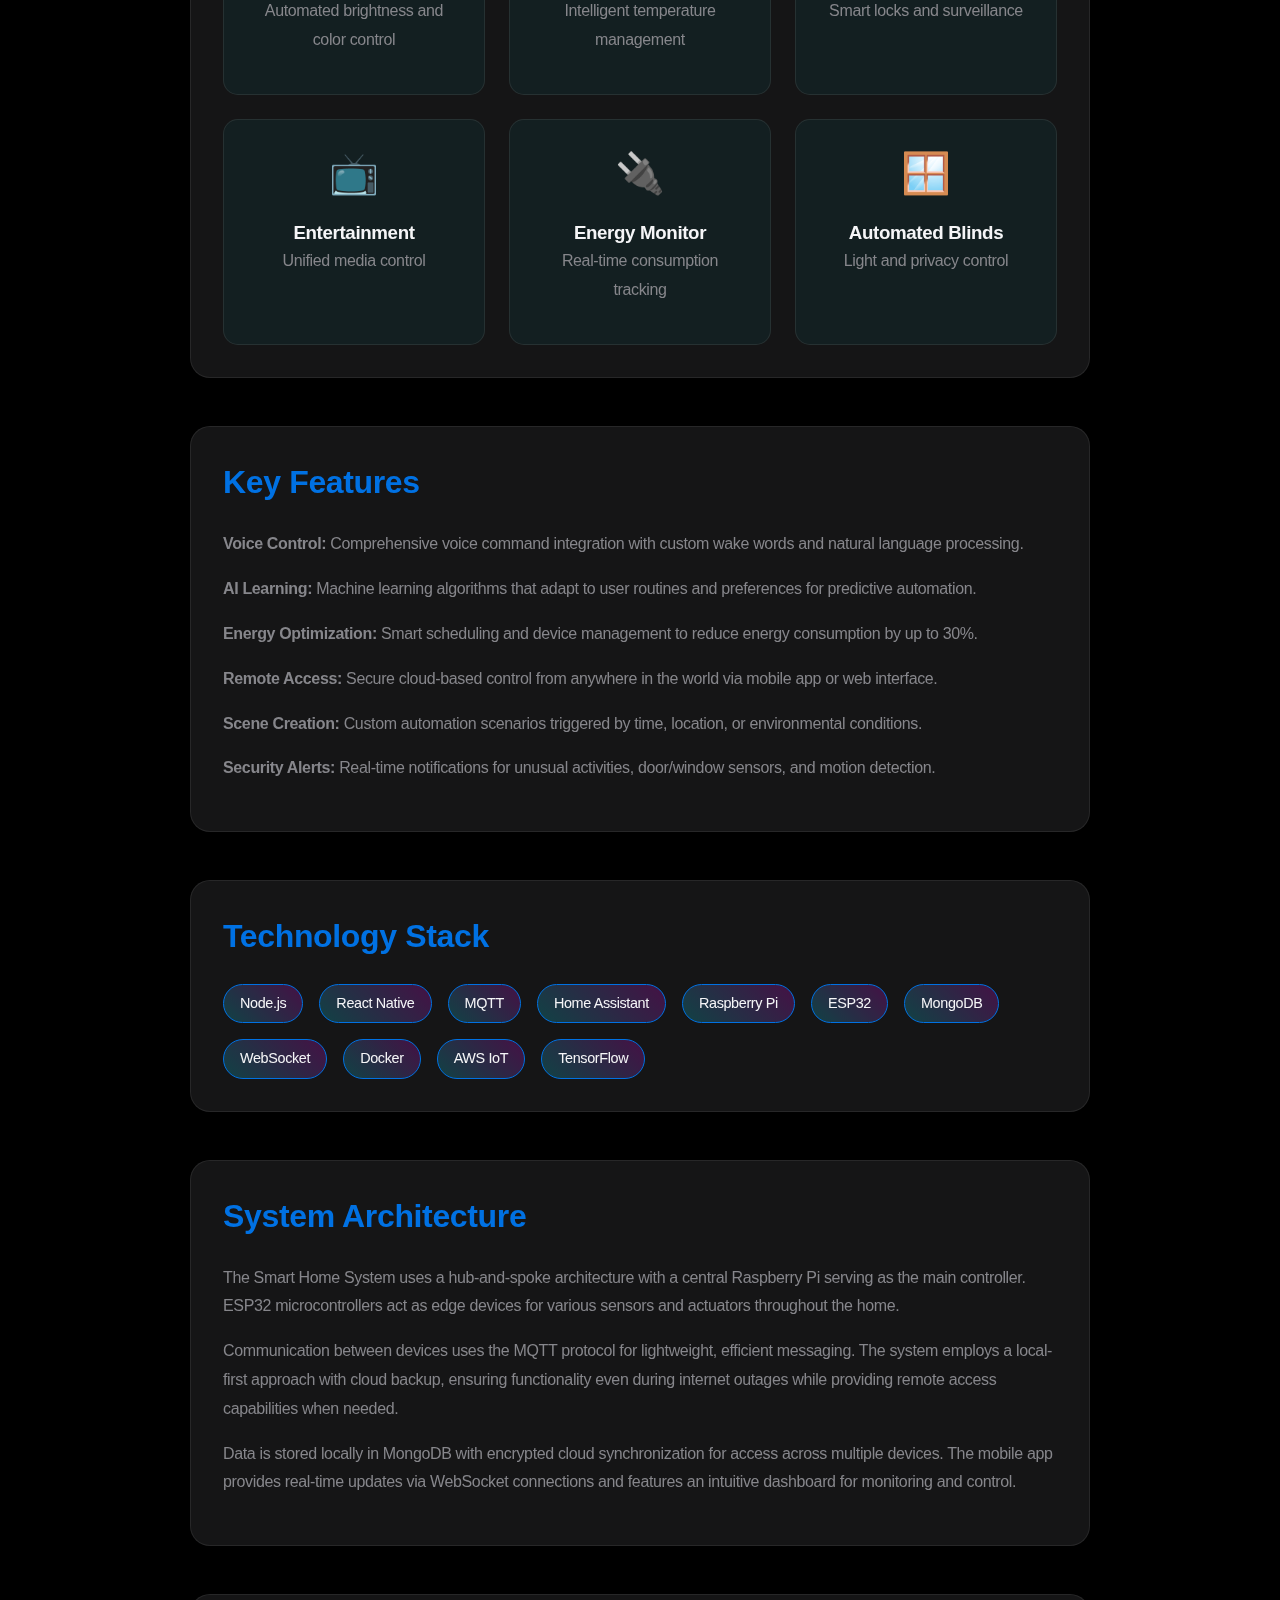
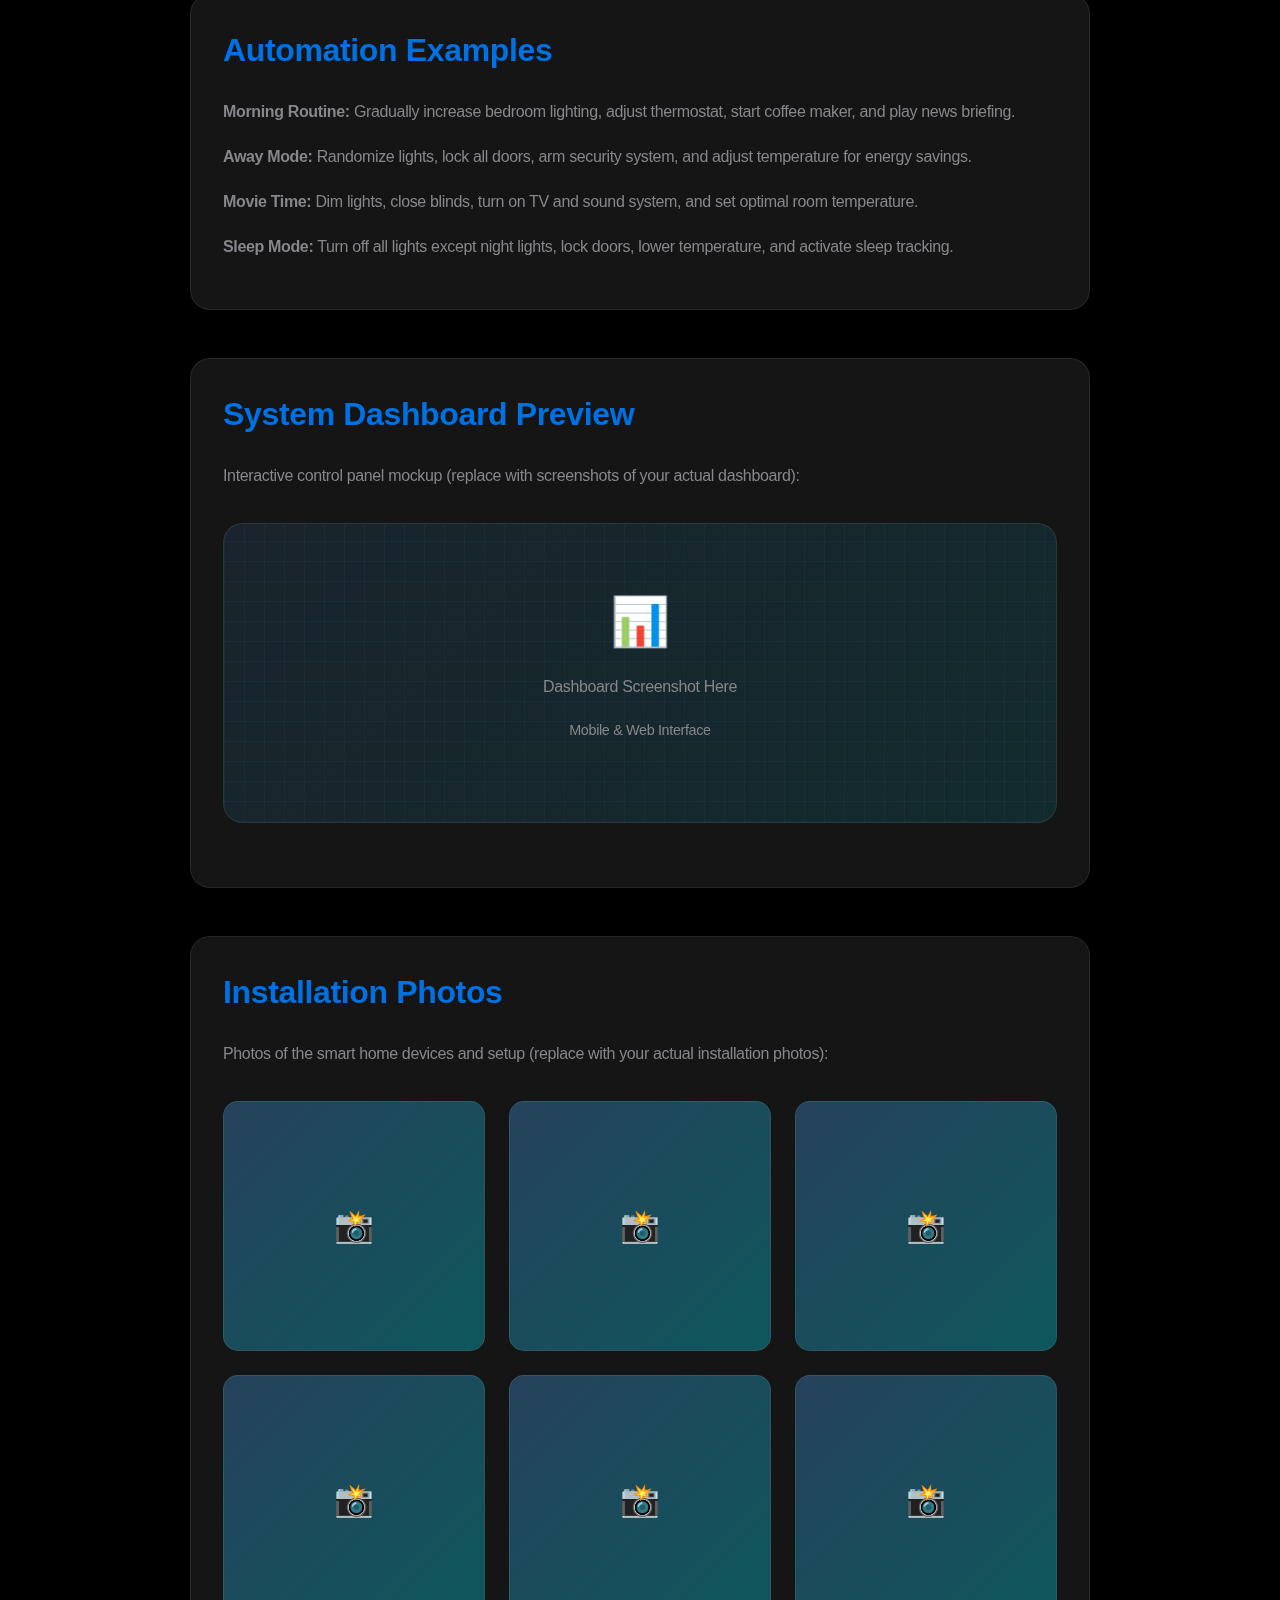
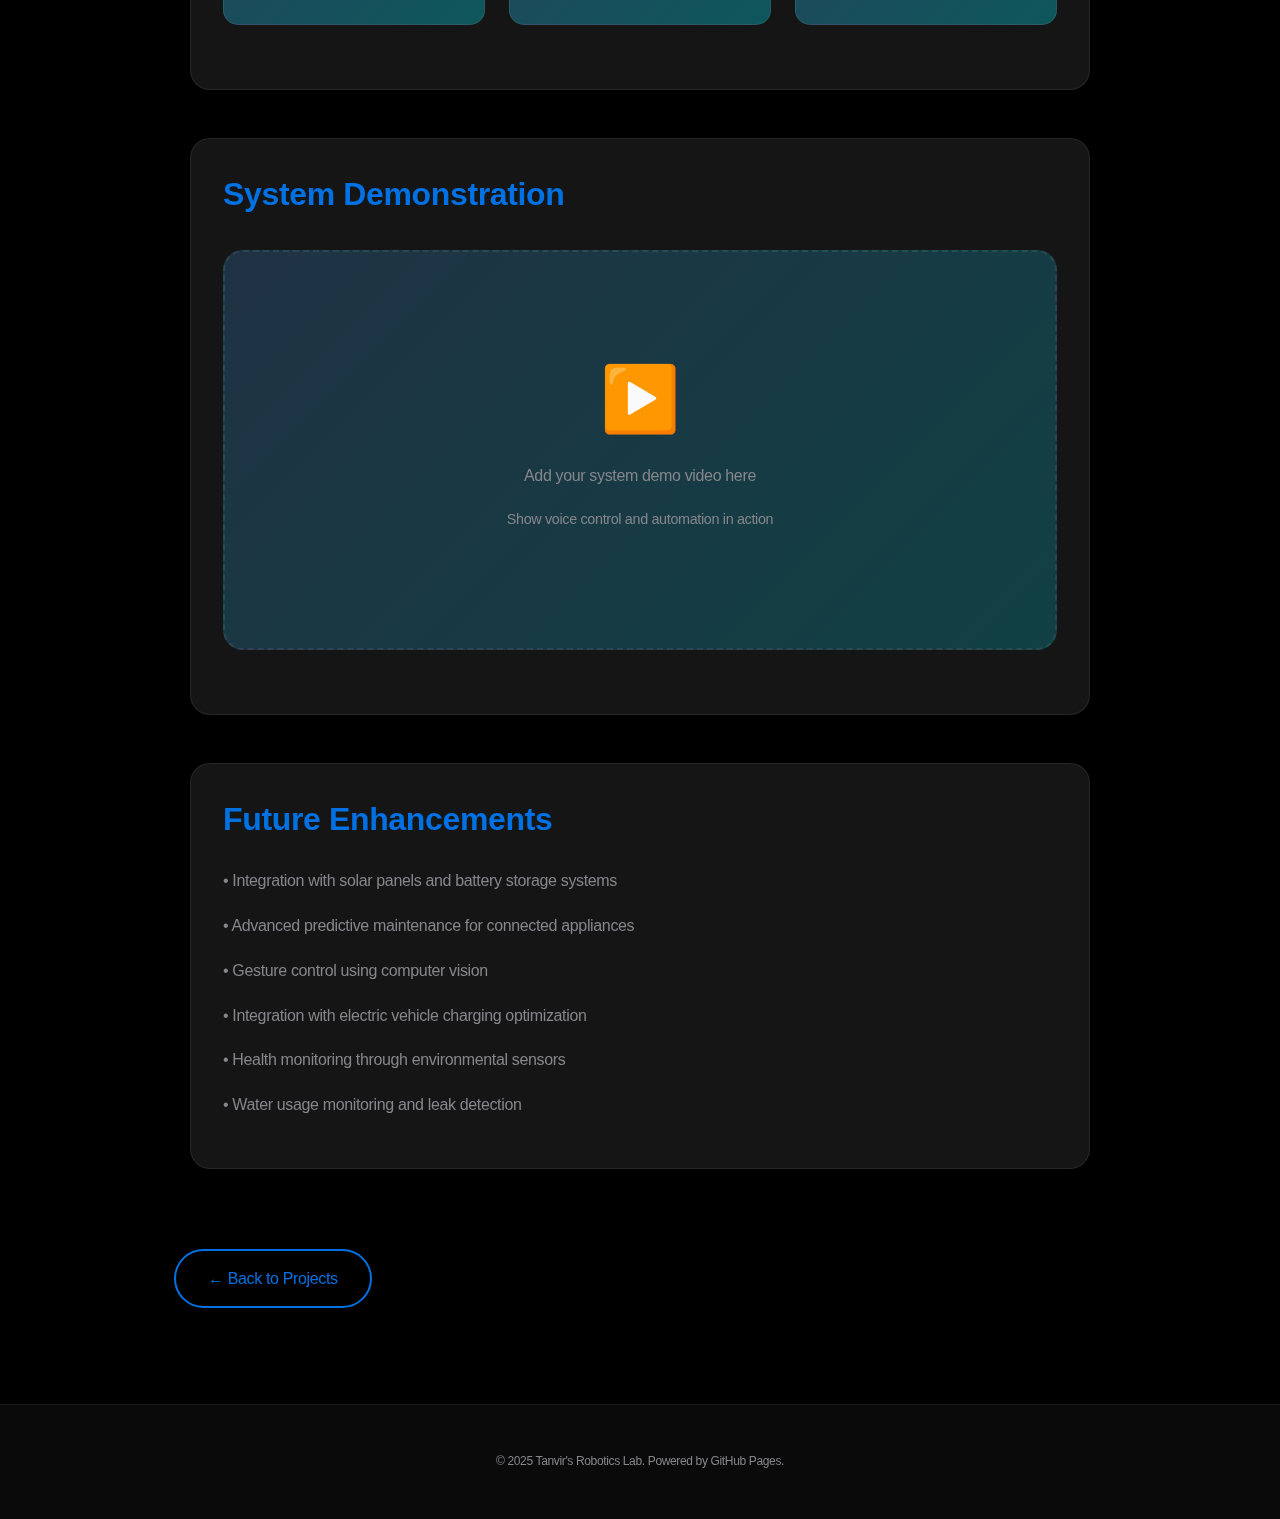
<file: project-smart-home.html>
<!DOCTYPE html>
<html lang="en">
  <head>
    <meta charset="UTF-8">
    <meta name="viewport" content="width=device-width, initial-scale=1.0">
    <title>Smart Home System - Tanvir's Robotics Lab</title>
    <link rel="stylesheet" href="style.css">
    <style>
      .project-detail {
        min-height: 100vh;
        padding: 8rem 0 4rem;
      }
      
      .project-header {
        text-align: center;
        margin-bottom: 4rem;
      }
      
      .project-header h1 {
        font-size: 3.5rem;
        background: linear-gradient(45deg, var(--primary-color), var(--secondary-color));
        -webkit-background-clip: text;
        -webkit-text-fill-color: transparent;
        background-clip: text;
        margin-bottom: 1rem;
      }
      
      .project-meta {
        display: flex;
        justify-content: center;
        gap: 2rem;
        margin: 2rem 0;
        flex-wrap: wrap;
      }
      
      .meta-item {
        padding: 0.8rem 1.5rem;
        background: var(--card-bg);
        border: 1px solid var(--border-color);
        border-radius: 20px;
      }
      
      .project-content {
        max-width: 900px;
        margin: 0 auto;
      }
      
      .content-section {
        margin-bottom: 3rem;
        padding: 2rem;
        background: var(--card-bg);
        border: 1px solid var(--border-color);
        border-radius: 20px;
        backdrop-filter: blur(10px);
      }
      
      .content-section h2 {
        color: var(--primary-color);
        margin-bottom: 1.5rem;
        font-size: 2rem;
      }
      
      .content-section p {
        line-height: 1.8;
        color: var(--text-gray);
        margin-bottom: 1rem;
      }
      
      .tech-stack {
        display: flex;
        flex-wrap: wrap;
        gap: 1rem;
        margin-top: 1rem;
      }
      
      .tech-tag {
        padding: 0.5rem 1rem;
        background: linear-gradient(45deg, rgba(0, 245, 255, 0.2), rgba(255, 0, 255, 0.2));
        border: 1px solid var(--primary-color);
        border-radius: 20px;
        color: var(--text-light);
        font-size: 0.9rem;
      }
      
      .back-button {
        display: inline-block;
        margin: 2rem 0;
        padding: 1rem 2rem;
        background: transparent;
        border: 2px solid var(--primary-color);
        color: var(--primary-color);
        text-decoration: none;
        border-radius: 30px;
        transition: all 0.3s ease;
      }
      
      .back-button:hover {
        background: var(--primary-color);
        color: var(--bg-dark);
        box-shadow: 0 5px 20px rgba(0, 245, 255, 0.4);
      }
      
      .image-placeholder {
        width: 100%;
        height: 400px;
        background: linear-gradient(135deg, #4facfe 0%, #00f2fe 100%);
        border-radius: 20px;
        margin: 2rem 0;
        display: flex;
        align-items: center;
        justify-content: center;
        font-size: 3rem;
        position: relative;
        overflow: hidden;
        animation: fadeInScale 0.8s ease-out;
      }

      .image-placeholder::before {
        content: '';
        position: absolute;
        top: -50%;
        left: -50%;
        width: 200%;
        height: 200%;
        background: linear-gradient(45deg, transparent, rgba(255, 255, 255, 0.1), transparent);
        animation: shimmer 3s infinite;
      }

      .image-placeholder::after {
        content: 'Replace with your image';
        position: absolute;
        bottom: 20px;
        right: 20px;
        padding: 0.5rem 1rem;
        background: rgba(0, 0, 0, 0.6);
        border-radius: 10px;
        font-size: 0.9rem;
        color: white;
      }

      @keyframes shimmer {
        0% { transform: translateX(-100%) translateY(-100%) rotate(45deg); }
        100% { transform: translateX(100%) translateY(100%) rotate(45deg); }
      }

      @keyframes fadeInScale {
        from {
          opacity: 0;
          transform: scale(0.9);
        }
        to {
          opacity: 1;
          transform: scale(1);
        }
      }

      .feature-grid {
        display: grid;
        grid-template-columns: repeat(auto-fit, minmax(200px, 1fr));
        gap: 1.5rem;
        margin-top: 1.5rem;
      }

      .feature-item {
        padding: 1.5rem;
        background: rgba(0, 245, 255, 0.05);
        border: 1px solid var(--border-color);
        border-radius: 15px;
        text-align: center;
        transition: all 0.3s ease;
        animation: fadeInUp 0.6s ease-out backwards;
      }

      .feature-item:nth-child(1) { animation-delay: 0.1s; }
      .feature-item:nth-child(2) { animation-delay: 0.2s; }
      .feature-item:nth-child(3) { animation-delay: 0.3s; }
      .feature-item:nth-child(4) { animation-delay: 0.4s; }
      .feature-item:nth-child(5) { animation-delay: 0.5s; }
      .feature-item:nth-child(6) { animation-delay: 0.6s; }

      .feature-item:hover {
        transform: translateY(-5px);
        border-color: var(--primary-color);
        box-shadow: 0 10px 30px rgba(79, 172, 254, 0.3);
      }

      .feature-item-icon {
        font-size: 2.5rem;
        margin-bottom: 1rem;
        animation: float 3s ease-in-out infinite;
      }

      @keyframes float {
        0%, 100% { transform: translateY(0); }
        50% { transform: translateY(-10px); }
      }

      @keyframes fadeInUp {
        from {
          opacity: 0;
          transform: translateY(30px);
        }
        to {
          opacity: 1;
          transform: translateY(0);
        }
      }

      .gallery-grid {
        display: grid;
        grid-template-columns: repeat(auto-fit, minmax(250px, 1fr));
        gap: 1.5rem;
        margin: 2rem 0;
      }

      .gallery-item {
        height: 250px;
        background: linear-gradient(135deg, rgba(79, 172, 254, 0.3), rgba(0, 242, 254, 0.3));
        border-radius: 15px;
        display: flex;
        align-items: center;
        justify-content: center;
        font-size: 2rem;
        position: relative;
        overflow: hidden;
        border: 1px solid var(--border-color);
        transition: all 0.3s ease;
        animation: fadeInUp 0.6s ease-out backwards;
      }

      .gallery-item:nth-child(1) { animation-delay: 0.1s; }
      .gallery-item:nth-child(2) { animation-delay: 0.2s; }
      .gallery-item:nth-child(3) { animation-delay: 0.3s; }
      .gallery-item:nth-child(4) { animation-delay: 0.4s; }
      .gallery-item:nth-child(5) { animation-delay: 0.5s; }
      .gallery-item:nth-child(6) { animation-delay: 0.6s; }

      .gallery-item:hover {
        transform: translateY(-10px) scale(1.05);
        box-shadow: 0 15px 40px rgba(79, 172, 254, 0.4);
      }

      .gallery-item::before {
        content: '';
        position: absolute;
        top: 0;
        left: -100%;
        width: 100%;
        height: 100%;
        background: linear-gradient(90deg, transparent, rgba(255, 255, 255, 0.2), transparent);
        transition: left 0.5s;
      }

      .gallery-item:hover::before {
        left: 100%;
      }

      .video-placeholder {
        width: 100%;
        height: 400px;
        background: linear-gradient(135deg, rgba(79, 172, 254, 0.2), rgba(0, 242, 254, 0.2));
        border-radius: 20px;
        display: flex;
        flex-direction: column;
        align-items: center;
        justify-content: center;
        margin: 2rem 0;
        border: 2px dashed var(--border-color);
        position: relative;
        animation: pulse 2s ease-in-out infinite;
      }

      @keyframes pulse {
        0%, 100% { opacity: 1; }
        50% { opacity: 0.7; }
      }

      .video-placeholder .play-icon {
        font-size: 4rem;
        margin-bottom: 1rem;
        animation: bounce 1s ease-in-out infinite;
      }

      .dashboard-preview {
        width: 100%;
        height: 300px;
        background: linear-gradient(135deg, rgba(79, 172, 254, 0.1), rgba(0, 242, 254, 0.1));
        border-radius: 20px;
        border: 1px solid var(--border-color);
        display: flex;
        align-items: center;
        justify-content: center;
        margin: 2rem 0;
        position: relative;
        overflow: hidden;
      }

      .dashboard-preview::before {
        content: '';
        position: absolute;
        width: 100%;
        height: 100%;
        background: repeating-linear-gradient(
          0deg,
          rgba(79, 172, 254, 0.05) 0px,
          rgba(79, 172, 254, 0.05) 1px,
          transparent 1px,
          transparent 20px
        ),
        repeating-linear-gradient(
          90deg,
          rgba(79, 172, 254, 0.05) 0px,
          rgba(79, 172, 254, 0.05) 1px,
          transparent 1px,
          transparent 20px
        );
        animation: gridMove 20s linear infinite;
      }

      @keyframes gridMove {
        0% { transform: translate(0, 0); }
        100% { transform: translate(20px, 20px); }
      }
    </style>
  </head>
  <body>
    <div class="background">
      <div class="cube-container">
        <div class="cube">
          <div class="face front"></div>
          <div class="face back"></div>
          <div class="face right"></div>
          <div class="face left"></div>
          <div class="face top"></div>
          <div class="face bottom"></div>
        </div>
      </div>
    </div>

    <nav class="navbar">
      <div class="logo">Tanvir</div>
      <ul class="nav-links">
        <li><a href="index.html">Home</a></li>
        <li><a href="index.html#about">About</a></li>
        <li><a href="index.html#projects">Projects</a></li>
        <li><a href="index.html#contact">Contact</a></li>
      </ul>
      <div class="theme-toggle">
        <input type="checkbox" id="theme-switch" class="theme-checkbox">
        <label for="theme-switch" class="theme-label">
          <span class="theme-icon sun">☀️</span>
          <span class="theme-icon moon">🌙</span>
          <div class="theme-ball"></div>
        </label>
      </div>
    </nav>

    <section class="project-detail">
      <div class="container">
        <a href="index.html#projects" class="back-button">← Back to Projects</a>
        
        <div class="project-header">
          <h1>Smart Home System</h1>
          <p class="subtitle">IoT-based home automation with voice control and AI integration</p>
          
          <div class="project-meta">
            <div class="meta-item">📅 Status: <strong>Active</strong></div>
            <div class="meta-item">⏱️ Duration: <strong>Ongoing</strong></div>
            <div class="meta-item">👥 Team: <strong>Solo Project</strong></div>
          </div>
        </div>

        <div class="project-content">
          <div class="image-placeholder">
            🏠
          </div>

          <div class="content-section">
            <h2>Project Overview</h2>
            <p>
              The Smart Home System is a comprehensive IoT solution that transforms traditional homes into intelligent, 
              energy-efficient living spaces. This project integrates various smart devices and sensors into a unified ecosystem 
              controlled through voice commands, mobile apps, and AI-driven automation.
            </p>
            <p>
              The system learns from user behavior patterns to optimize comfort, security, and energy consumption. It features 
              advanced security monitoring, climate control, intelligent lighting, and seamless integration with popular voice 
              assistants like Alexa, Google Assistant, and custom AI modules.
            </p>
          </div>

          <div class="content-section">
            <h2>Connected Devices</h2>
            <div class="feature-grid">
              <div class="feature-item">
                <div class="feature-item-icon">💡</div>
                <h3>Smart Lighting</h3>
                <p>Automated brightness and color control</p>
              </div>
              <div class="feature-item">
                <div class="feature-item-icon">🌡️</div>
                <h3>Climate Control</h3>
                <p>Intelligent temperature management</p>
              </div>
              <div class="feature-item">
                <div class="feature-item-icon">🔒</div>
                <h3>Security System</h3>
                <p>Smart locks and surveillance</p>
              </div>
              <div class="feature-item">
                <div class="feature-item-icon">📺</div>
                <h3>Entertainment</h3>
                <p>Unified media control</p>
              </div>
              <div class="feature-item">
                <div class="feature-item-icon">🔌</div>
                <h3>Energy Monitor</h3>
                <p>Real-time consumption tracking</p>
              </div>
              <div class="feature-item">
                <div class="feature-item-icon">🪟</div>
                <h3>Automated Blinds</h3>
                <p>Light and privacy control</p>
              </div>
            </div>
          </div>

          <div class="content-section">
            <h2>Key Features</h2>
            <p>
              <strong>Voice Control:</strong> Comprehensive voice command integration with custom wake words and natural language processing.
            </p>
            <p>
              <strong>AI Learning:</strong> Machine learning algorithms that adapt to user routines and preferences for predictive automation.
            </p>
            <p>
              <strong>Energy Optimization:</strong> Smart scheduling and device management to reduce energy consumption by up to 30%.
            </p>
            <p>
              <strong>Remote Access:</strong> Secure cloud-based control from anywhere in the world via mobile app or web interface.
            </p>
            <p>
              <strong>Scene Creation:</strong> Custom automation scenarios triggered by time, location, or environmental conditions.
            </p>
            <p>
              <strong>Security Alerts:</strong> Real-time notifications for unusual activities, door/window sensors, and motion detection.
            </p>
          </div>

          <div class="content-section">
            <h2>Technology Stack</h2>
            <div class="tech-stack">
              <span class="tech-tag">Node.js</span>
              <span class="tech-tag">React Native</span>
              <span class="tech-tag">MQTT</span>
              <span class="tech-tag">Home Assistant</span>
              <span class="tech-tag">Raspberry Pi</span>
              <span class="tech-tag">ESP32</span>
              <span class="tech-tag">MongoDB</span>
              <span class="tech-tag">WebSocket</span>
              <span class="tech-tag">Docker</span>
              <span class="tech-tag">AWS IoT</span>
              <span class="tech-tag">TensorFlow</span>
            </div>
          </div>

          <div class="content-section">
            <h2>System Architecture</h2>
            <p>
              The Smart Home System uses a hub-and-spoke architecture with a central Raspberry Pi serving as the main controller. 
              ESP32 microcontrollers act as edge devices for various sensors and actuators throughout the home.
            </p>
            <p>
              Communication between devices uses the MQTT protocol for lightweight, efficient messaging. The system employs a 
              local-first approach with cloud backup, ensuring functionality even during internet outages while providing remote 
              access capabilities when needed.
            </p>
            <p>
              Data is stored locally in MongoDB with encrypted cloud synchronization for access across multiple devices. The mobile 
              app provides real-time updates via WebSocket connections and features an intuitive dashboard for monitoring and control.
            </p>
          </div>

          <div class="content-section">
            <h2>Automation Examples</h2>
            <p>
              <strong>Morning Routine:</strong> Gradually increase bedroom lighting, adjust thermostat, start coffee maker, and play news briefing.
            </p>
            <p>
              <strong>Away Mode:</strong> Randomize lights, lock all doors, arm security system, and adjust temperature for energy savings.
            </p>
            <p>
              <strong>Movie Time:</strong> Dim lights, close blinds, turn on TV and sound system, and set optimal room temperature.
            </p>
            <p>
              <strong>Sleep Mode:</strong> Turn off all lights except night lights, lock doors, lower temperature, and activate sleep tracking.
            </p>
          </div>

          <div class="content-section">
            <h2>System Dashboard Preview</h2>
            <p>Interactive control panel mockup (replace with screenshots of your actual dashboard):</p>
            <div class="dashboard-preview">
              <div style="z-index: 1; text-align: center;">
                <div style="font-size: 3rem; margin-bottom: 1rem;">📊</div>
                <p>Dashboard Screenshot Here</p>
                <p style="font-size: 0.9rem; color: var(--text-gray);">Mobile & Web Interface</p>
              </div>
            </div>
          </div>

          <div class="content-section">
            <h2>Installation Photos</h2>
            <p>Photos of the smart home devices and setup (replace with your actual installation photos):</p>
            <div class="gallery-grid">
              <div class="gallery-item">📸</div>
              <div class="gallery-item">📸</div>
              <div class="gallery-item">📸</div>
              <div class="gallery-item">📸</div>
              <div class="gallery-item">📸</div>
              <div class="gallery-item">📸</div>
            </div>
          </div>

          <div class="content-section">
            <h2>System Demonstration</h2>
            <div class="video-placeholder">
              <div class="play-icon">▶️</div>
              <p>Add your system demo video here</p>
              <p style="font-size: 0.9rem; color: var(--text-gray);">Show voice control and automation in action</p>
            </div>
          </div>

          <div class="content-section">
            <h2>Future Enhancements</h2>
            <p>• Integration with solar panels and battery storage systems</p>
            <p>• Advanced predictive maintenance for connected appliances</p>
            <p>• Gesture control using computer vision</p>
            <p>• Integration with electric vehicle charging optimization</p>
            <p>• Health monitoring through environmental sensors</p>
            <p>• Water usage monitoring and leak detection</p>
          </div>
        </div>

        <a href="index.html#projects" class="back-button">← Back to Projects</a>
      </div>
    </section>

    <footer class="footer">
      <p>&copy; 2025 Tanvir's Robotics Lab. Powered by GitHub Pages.</p>
    </footer>

    <script src="script.js"></script>
  </body>
</html>
</file>
<file: style.css>
* {
  margin: 0;
  padding: 0;
  box-sizing: border-box;
}

:root {
  /* Apple-inspired color palette */
  --primary-color: #0071e3;
  --secondary-color: #5e5ce6;
  --accent-color: #ff375f;
  --bg-dark: #000000;
  --bg-dark-2: #0a0a0a;
  --bg-dark-3: #161616;
  --text-light: #f5f5f7;
  --text-gray: #86868b;
  --text-secondary: #a1a1a6;
  --gradient-bg: linear-gradient(180deg, #000000 0%, #0a0a0a 100%);
  --card-bg: rgba(29, 29, 31, 0.72);
  --card-bg-hover: rgba(44, 44, 46, 0.78);
  --border-color: rgba(255, 255, 255, 0.08);
  --glass-bg: rgba(29, 29, 31, 0.64);
  --shadow-sm: 0 2px 8px rgba(0, 0, 0, 0.12);
  --shadow-md: 0 4px 16px rgba(0, 0, 0, 0.16);
  --shadow-lg: 0 12px 48px rgba(0, 0, 0, 0.24);
}

/* Light Mode Variables */
body.light-mode {
  --primary-color: #0071e3;
  --secondary-color: #5e5ce6;
  --accent-color: #ff375f;
  --bg-dark: #ffffff;
  --bg-dark-2: #f5f5f7;
  --bg-dark-3: #fbfbfd;
  --text-light: #1d1d1f;
  --text-gray: #6e6e73;
  --text-secondary: #86868b;
  --gradient-bg: linear-gradient(180deg, #f5f5f7 0%, #ffffff 100%);
  --card-bg: rgba(255, 255, 255, 0.72);
  --card-bg-hover: rgba(255, 255, 255, 0.88);
  --border-color: rgba(0, 0, 0, 0.08);
  --glass-bg: rgba(255, 255, 255, 0.64);
  --shadow-sm: 0 2px 8px rgba(0, 0, 0, 0.04);
  --shadow-md: 0 4px 16px rgba(0, 0, 0, 0.08);
  --shadow-lg: 0 12px 48px rgba(0, 0, 0, 0.12);
}

body {
  font-family: -apple-system, BlinkMacSystemFont, 'SF Pro Display', 'Segoe UI', 'Helvetica Neue', Arial, sans-serif;
  background: var(--bg-dark);
  color: var(--text-light);
  overflow-x: hidden;
  line-height: 1.47059;
  letter-spacing: -0.022em;
  cursor: default;
  -webkit-font-smoothing: antialiased;
  -moz-osx-font-smoothing: grayscale;
}

/* Animated Background */
.background {
  position: fixed;
  top: 0;
  left: 0;
  width: 100%;
  height: 100%;
  z-index: -1;
  background: var(--gradient-bg);
  overflow: hidden;
  transition: background 0.6s cubic-bezier(0.28, 0.11, 0.32, 1);
}

#particle-canvas {
  position: absolute;
  top: 0;
  left: 0;
  width: 100%;
  height: 100%;
  opacity: 0.4;
}

/* Navbar */
.navbar {
  position: fixed;
  top: 0;
  left: 0;
  right: 0;
  padding: 0;
  display: flex;
  justify-content: center;
  align-items: center;
  background: var(--glass-bg);
  backdrop-filter: saturate(180%) blur(20px);
  -webkit-backdrop-filter: saturate(180%) blur(20px);
  z-index: 1000;
  border-bottom: 1px solid var(--border-color);
  transition: all 0.4s cubic-bezier(0.28, 0.11, 0.32, 1);
  animation: slideDown 0.6s cubic-bezier(0.28, 0.11, 0.32, 1);
}

.navbar > * {
  max-width: 1024px;
  width: 100%;
  padding: 0 max(1.5rem, env(safe-area-inset-right));
  display: flex;
  justify-content: space-between;
  align-items: center;
  height: 44px;
}

body.light-mode .navbar {
  box-shadow: 0 1px 0 0 rgba(0, 0, 0, 0.04);
}

@keyframes slideDown {
  from {
    transform: translateY(-100%);
    opacity: 0;
  }
  to {
    transform: translateY(0);
    opacity: 1;
  }
}

.logo {
  font-size: 1.3rem;
  font-weight: 600;
  color: var(--text-light);
  letter-spacing: -0.02em;
  transition: opacity 0.2s ease;
}

.logo:hover {
  opacity: 0.7;
}

.nav-links {
  display: flex;
  list-style: none;
  gap: 0;
}

.nav-links li {
  position: relative;
}

.nav-links a {
  color: var(--text-light);
  text-decoration: none;
  font-size: 12px;
  font-weight: 400;
  position: relative;
  padding: 0 0.625rem;
  display: flex;
  align-items: center;
  height: 44px;
  transition: opacity 0.2s ease;
  opacity: 0.88;
}

.nav-links a:hover {
  opacity: 1;
}

.nav-links a.active {
  opacity: 1;
  font-weight: 500;
}

.nav-links a.active::after {
  content: '';
  position: absolute;
  bottom: 0;
  left: 0.625rem;
  right: 0.625rem;
  height: 2px;
  background: var(--primary-color);
  border-radius: 2px 2px 0 0;
}

/* Theme Toggle */
.theme-toggle {
  display: flex;
  align-items: center;
  margin-left: 1.5rem;
}

.theme-checkbox {
  display: none;
}

.theme-label {
  position: relative;
  width: 51px;
  height: 31px;
  background: rgba(255, 255, 255, 0.16);
  border-radius: 16px;
  cursor: pointer;
  display: flex;
  align-items: center;
  justify-content: space-between;
  padding: 2px;
  transition: all 0.3s cubic-bezier(0.28, 0.11, 0.32, 1);
}

.theme-label:hover {
  background: rgba(255, 255, 255, 0.22);
}

body.light-mode .theme-label {
  background: rgba(0, 0, 0, 0.08);
}

body.light-mode .theme-label:hover {
  background: rgba(0, 0, 0, 0.12);
}

.theme-icon {
  font-size: 0.95rem;
  z-index: 2;
  padding: 0 4px;
  transition: all 0.3s cubic-bezier(0.28, 0.11, 0.32, 1);
}

.theme-ball {
  position: absolute;
  width: 27px;
  height: 27px;
  background: white;
  border-radius: 50%;
  top: 2px;
  left: 2px;
  transition: transform 0.3s cubic-bezier(0.28, 0.11, 0.32, 1);
  box-shadow: 0 3px 8px rgba(0, 0, 0, 0.15), 0 1px 1px rgba(0, 0, 0, 0.16);
}

.theme-checkbox:checked + .theme-label .theme-ball {
  transform: translateX(20px);
}

.theme-icon.sun {
  opacity: 0.4;
}

.theme-icon.moon {
  opacity: 0.8;
}

.theme-checkbox:checked + .theme-label .sun {
  opacity: 0.8;
}

.theme-checkbox:checked + .theme-label .moon {
  opacity: 0.4;
}

/* Hero Section */
.hero {
  min-height: 100vh;
  display: flex;
  flex-direction: column;
  justify-content: center;
  align-items: center;
  text-align: center;
  padding: 2rem;
  padding-top: 88px;
  position: relative;
  overflow: hidden;
}

.hero-background-image {
  position: absolute;
  top: 0;
  left: 0;
  width: 100%;
  height: 100%;
  z-index: 0;
  overflow: hidden;
}

.hero-profile-bg {
  position: absolute;
  top: 50%;
  left: 50%;
  transform: translate(-50%, -50%);
  min-width: 100%;
  min-height: 100%;
  width: auto;
  height: auto;
  object-fit: cover;
  filter: blur(0px) brightness(0.5) saturate(1.3) contrast(1.1);
  opacity: 0.6;
  transition: all 0.6s cubic-bezier(0.28, 0.11, 0.32, 1);
  animation: slowZoom 20s ease-in-out infinite alternate;
}

body.light-mode .hero-profile-bg {
  filter: blur(0px) brightness(0.8) saturate(1.1) contrast(1.05);
  opacity: 0.4;
}

@keyframes slowZoom {
  0% {
    transform: translate(-50%, -50%) scale(1);
  }
  100% {
    transform: translate(-50%, -50%) scale(1.1);
  }
}

.hero-overlay {
  position: absolute;
  top: 0;
  left: 0;
  width: 100%;
  height: 100%;
  background: radial-gradient(
    circle at center,
    transparent 0%,
    rgba(0, 0, 0, 0.2) 50%,
    rgba(0, 0, 0, 0.6) 100%
  );
  z-index: 1;
  pointer-events: none;
}

body.light-mode .hero-overlay {
  background: radial-gradient(
    circle at center,
    transparent 0%,
    rgba(255, 255, 255, 0.2) 50%,
    rgba(255, 255, 255, 0.7) 100%
  );
}

.hero-content {
  position: relative;
  z-index: 2;
  display: flex;
  flex-direction: column;
  align-items: center;
}

.hero-content h1 {
  font-size: clamp(3rem, 7vw, 5.5rem);
  font-weight: 600;
  letter-spacing: -0.015em;
  line-height: 1.05;
  margin-bottom: 0.5rem;
  animation: fadeInUp 0.8s cubic-bezier(0.28, 0.11, 0.32, 1) 0.2s backwards;
  text-shadow: 0 2px 20px rgba(0, 0, 0, 0.3);
}

body.light-mode .hero-content h1 {
  text-shadow: 0 2px 20px rgba(255, 255, 255, 0.8);
}

.glitch {
  position: relative;
  color: var(--text-light);
}

.glitch::before,
.glitch::after {
  display: none;
}

@keyframes fadeInUp {
  from {
    opacity: 0;
    transform: translateY(40px);
  }
  to {
    opacity: 1;
    transform: translateY(0);
  }
}

.subtitle {
  font-size: clamp(1.25rem, 3vw, 1.75rem);
  font-weight: 400;
  color: var(--text-gray);
  margin-bottom: 2.5rem;
  letter-spacing: -0.01em;
  line-height: 1.38;
  animation: fadeInUp 0.8s cubic-bezier(0.28, 0.11, 0.32, 1) 0.35s backwards;
  text-shadow: 0 1px 10px rgba(0, 0, 0, 0.2);
}

body.light-mode .subtitle {
  text-shadow: 0 1px 10px rgba(255, 255, 255, 0.6);
}

.cta-button {
  padding: 12px 24px;
  font-size: 17px;
  background: var(--primary-color);
  border: none;
  border-radius: 980px;
  color: white;
  font-weight: 400;
  cursor: pointer;
  transition: all 0.2s cubic-bezier(0.28, 0.11, 0.32, 1);
  animation: fadeInUp 0.8s cubic-bezier(0.28, 0.11, 0.32, 1) 0.5s backwards;
  position: relative;
  overflow: hidden;
  font-family: -apple-system, BlinkMacSystemFont, 'SF Pro Display', 'Segoe UI', sans-serif;
  box-shadow: 0 4px 14px rgba(0, 113, 227, 0.4);
}

.cta-button::before {
  display: none;
}

.cta-button:hover {
  transform: scale(1.02);
  box-shadow: 0 4px 12px rgba(0, 113, 227, 0.3);
}

.cta-button:active {
  transform: scale(0.98);
}

/* Scroll Indicator */
.scroll-indicator {
  position: absolute;
  bottom: 3rem;
  animation: bounce 2s cubic-bezier(0.28, 0.11, 0.32, 1) infinite;
  opacity: 0.6;
}

.mouse {
  width: 22px;
  height: 36px;
  border: 2px solid var(--text-gray);
  border-radius: 11px;
  position: relative;
}

.mouse::before {
  content: '';
  width: 3px;
  height: 6px;
  background: var(--text-gray);
  border-radius: 2px;
  position: absolute;
  top: 8px;
  left: 50%;
  transform: translateX(-50%);
  animation: scroll 2s cubic-bezier(0.28, 0.11, 0.32, 1) infinite;
}

@keyframes bounce {
  0%, 100% { transform: translateY(0); }
  50% { transform: translateY(-10px); }
}

@keyframes scroll {
  0% { opacity: 1; top: 8px; }
  100% { opacity: 0; top: 22px; }
}

/* Container */
.container {
  max-width: 980px;
  margin: 0 auto;
  padding: 0 max(1.5rem, env(safe-area-inset-right));
}

/* Section Title */
.section-title {
  font-size: clamp(2.5rem, 5vw, 3.5rem);
  font-weight: 600;
  text-align: center;
  margin-bottom: 4rem;
  color: var(--text-light);
  letter-spacing: -0.015em;
  line-height: 1.08;
  animation: fadeIn 0.8s cubic-bezier(0.28, 0.11, 0.32, 1) forwards;
}

@keyframes fadeIn {
  from {
    opacity: 0;
    transform: translateY(20px);
  }
  to {
    opacity: 1;
    transform: translateY(0);
  }
}

/* About Section */
.about {
  min-height: 100vh;
  padding: 6rem 0;
  display: flex;
  align-items: center;
}

.about-intro {
  max-width: 820px;
  margin: 0 auto 4rem;
  padding: 0;
  background: transparent;
  border: none;
  position: relative;
  overflow: visible;
}

.about-intro::before {
  display: none;
}

.about-intro p {
  font-size: clamp(1.125rem, 2.5vw, 1.375rem);
  font-weight: 400;
  line-height: 1.58;
  color: var(--text-gray);
  margin-bottom: 1.5rem;
  letter-spacing: -0.01em;
}

.about-intro p:last-child {
  margin-bottom: 0;
}

.about-intro strong {
  color: var(--text-light);
  font-weight: 600;
}

.about-content {
  display: grid;
  grid-template-columns: repeat(3, 1fr);
  gap: 1.5rem;
  margin-top: 2rem;
}

@media (max-width: 768px) {
  .about-content {
    grid-template-columns: 1fr;
  }
  
  .about-intro p {
    font-size: 1.125rem;
  }
}

.about-card {
  perspective: 1000px;
  height: 360px;
}

.card-3d {
  width: 100%;
  height: 100%;
  position: relative;
  transform-style: preserve-3d;
  transition: transform 0.3s cubic-bezier(0.28, 0.11, 0.32, 1);
  cursor: default;
}

.about-card:hover .card-3d {
  transform: translateY(-8px) scale(1.02);
}

.card-face {
  position: absolute;
  width: 100%;
  height: 100%;
  backface-visibility: hidden;
  border-radius: 18px;
  display: flex;
  flex-direction: column;
  justify-content: center;
  align-items: center;
  padding: 2rem 1.5rem;
  background: var(--card-bg);
  border: 1px solid var(--border-color);
  backdrop-filter: saturate(180%) blur(20px);
  -webkit-backdrop-filter: saturate(180%) blur(20px);
  transition: all 0.3s cubic-bezier(0.28, 0.11, 0.32, 1);
  position: relative;
  overflow: hidden;
}

.card-face::before {
  display: none;
}

.card-face:hover {
  background: var(--card-bg-hover);
  border-color: rgba(255, 255, 255, 0.12);
  box-shadow: var(--shadow-md);
}

.card-face > * {
  position: relative;
  z-index: 1;
}

.icon {
  font-size: 4rem;
  margin-bottom: 1.5rem;
  animation: float 3s ease-in-out infinite;
  filter: none;
}

@keyframes float {
  0%, 100% { transform: translateY(0); }
  50% { transform: translateY(-10px); }
}

.card-face h3 {
  font-size: 1.5rem;
  margin-bottom: 1rem;
  color: var(--text-light);
  font-weight: 600;
  letter-spacing: -0.01em;
}

.card-face p {
  color: var(--text-gray);
  text-align: center;
  font-size: 1rem;
  line-height: 1.5;
  max-width: 90%;
  font-weight: 400;
}

/* Projects Section */
.projects {
  min-height: 100vh;
  padding: 6rem 0;
  background: var(--bg-dark-2);
}

.projects-grid {
  display: grid;
  grid-template-columns: repeat(auto-fit, minmax(280px, 1fr));
  gap: 1.5rem;
  margin-top: 2rem;
}

.project-card {
  border-radius: 18px;
  overflow: hidden;
  background: var(--card-bg);
  border: 1px solid var(--border-color);
  backdrop-filter: saturate(180%) blur(20px);
  -webkit-backdrop-filter: saturate(180%) blur(20px);
  transition: all 0.3s cubic-bezier(0.28, 0.11, 0.32, 1);
  cursor: pointer;
}

.project-card:hover {
  transform: translateY(-8px);
  border-color: rgba(255, 255, 255, 0.12);
  box-shadow: var(--shadow-lg);
  background: var(--card-bg-hover);
}

.project-image {
  height: 180px;
  overflow: hidden;
  position: relative;
}

.gradient-bg {
  width: 100%;
  height: 100%;
  transition: transform 0.4s cubic-bezier(0.28, 0.11, 0.32, 1);
}

.project-card:hover .gradient-bg {
  transform: scale(1.05);
}

.gradient-1 {
  background: linear-gradient(135deg, #5e5ce6 0%, #007aff 100%);
}

.gradient-2 {
  background: linear-gradient(135deg, #ff375f 0%, #ff6482 100%);
}

.gradient-3 {
  background: linear-gradient(135deg, #30d158 0%, #32ade6 100%);
}

.project-info {
  padding: 1.75rem;
}

.project-info h3 {
  font-size: 1.375rem;
  margin-bottom: 0.75rem;
  color: var(--text-light);
  font-weight: 600;
  letter-spacing: -0.01em;
}

.project-info p {
  color: var(--text-gray);
  margin-bottom: 1.5rem;
  font-size: 1rem;
  line-height: 1.5;
}

.btn-learn-more {
  padding: 8px 16px;
  background: transparent;
  border: 1.5px solid var(--primary-color);
  color: var(--primary-color);
  border-radius: 980px;
  cursor: pointer;
  transition: all 0.2s cubic-bezier(0.28, 0.11, 0.32, 1);
  font-weight: 400;
  text-decoration: none;
  display: inline-block;
  font-size: 14px;
}

.btn-learn-more:hover {
  background: var(--primary-color);
  color: white;
  transform: scale(1.02);
}

.btn-learn-more:active {
  transform: scale(0.98);
}

/* Contact Section */
.contact {
  min-height: 100vh;
  padding: 6rem 0;
  display: flex;
  align-items: center;
}

.contact-content {
  text-align: center;
  margin-top: 2rem;
}

.contact-info {
  display: flex;
  justify-content: center;
  gap: 2rem;
  margin-bottom: 3rem;
  flex-wrap: wrap;
}

.info-item {
  display: flex;
  flex-direction: column;
  align-items: center;
  gap: 0.75rem;
  padding: 1.5rem 2rem;
  background: var(--card-bg);
  backdrop-filter: saturate(180%) blur(20px);
  -webkit-backdrop-filter: saturate(180%) blur(20px);
  border-radius: 16px;
  border: 1px solid var(--border-color);
  transition: all 0.3s cubic-bezier(0.28, 0.11, 0.32, 1);
  min-width: 200px;
}

.info-item:hover {
  transform: translateY(-4px);
  border-color: rgba(255, 255, 255, 0.12);
  box-shadow: var(--shadow-md);
  background: var(--card-bg-hover);
}

.info-icon {
  font-size: 2rem;
}

.info-item p {
  color: var(--text-gray);
  font-size: 1rem;
}

.social-links {
  display: flex;
  justify-content: center;
  gap: 1.5rem;
  flex-wrap: wrap;
}

.social-icon {
  padding: 12px 24px;
  background: var(--card-bg);
  backdrop-filter: saturate(180%) blur(20px);
  -webkit-backdrop-filter: saturate(180%) blur(20px);
  border: 1px solid var(--border-color);
  border-radius: 980px;
  color: var(--text-light);
  text-decoration: none;
  transition: all 0.2s cubic-bezier(0.28, 0.11, 0.32, 1);
  font-size: 14px;
  font-weight: 400;
  position: relative;
  overflow: hidden;
}

.social-icon::before {
  display: none;
}

.social-icon:hover {
  transform: scale(1.02);
  border-color: rgba(255, 255, 255, 0.14);
  background: var(--card-bg-hover);
  box-shadow: var(--shadow-sm);
}

.social-icon:active {
  transform: scale(0.98);
}

/* Footer */
.footer {
  padding: 2.5rem 2rem;
  text-align: center;
  background: var(--bg-dark-2);
  border-top: 1px solid var(--border-color);
  color: var(--text-gray);
  font-size: 12px;
}

.footer p {
  margin: 0.5rem 0;
  font-weight: 400;
}

.last-updated {
  font-size: 12px;
  color: var(--text-secondary);
  opacity: 0.8;
  margin-top: 0.5rem;
}

.last-updated span {
  color: var(--text-gray);
  font-weight: 400;
}

/* Light mode specific adjustments */
body.light-mode .navbar {
  background: var(--glass-bg);
  border-bottom: 1px solid var(--border-color);
}

body.light-mode .glitch {
  color: var(--text-light);
}

/* Responsive Design */
@media (max-width: 768px) {
  .navbar > * {
    padding: 0 1rem;
  }

  .hero {
    padding-top: 66px;
  }

  .hero-profile-bg {
    filter: blur(2px) brightness(0.4) saturate(1.2);
  }

  body.light-mode .hero-profile-bg {
    filter: blur(2px) brightness(1.1) saturate(0.9);
  }

  .hero-content h1 {
    font-size: 2.5rem;
  }
  
  .subtitle {
    font-size: 1.25rem;
  }
  
  .section-title {
    font-size: 2rem;
    margin-bottom: 2.5rem;
  }
  
  .nav-links {
    gap: 0;
  }

  .nav-links a {
    font-size: 11px;
    padding: 0 0.5rem;
  }
  
  .theme-toggle {
    margin-left: 0.75rem;
  }
  
  .theme-label {
    width: 44px;
    height: 26px;
  }
  
  .theme-ball {
    width: 22px;
    height: 22px;
  }
  
  .theme-checkbox:checked + .theme-label .theme-ball {
    transform: translateX(18px);
  }

  .theme-icon {
    font-size: 0.85rem;
    padding: 0 3px;
  }
  
  .contact-info {
    flex-direction: column;
    align-items: center;
  }

  .container {
    padding: 0 1rem;
  }

  .about-content {
    gap: 1rem;
  }

  .about-card {
    height: 320px;
  }

  .projects-grid {
    gap: 1rem;
  }

  .logo {
    font-size: 1.125rem;
  }
}
</file>
